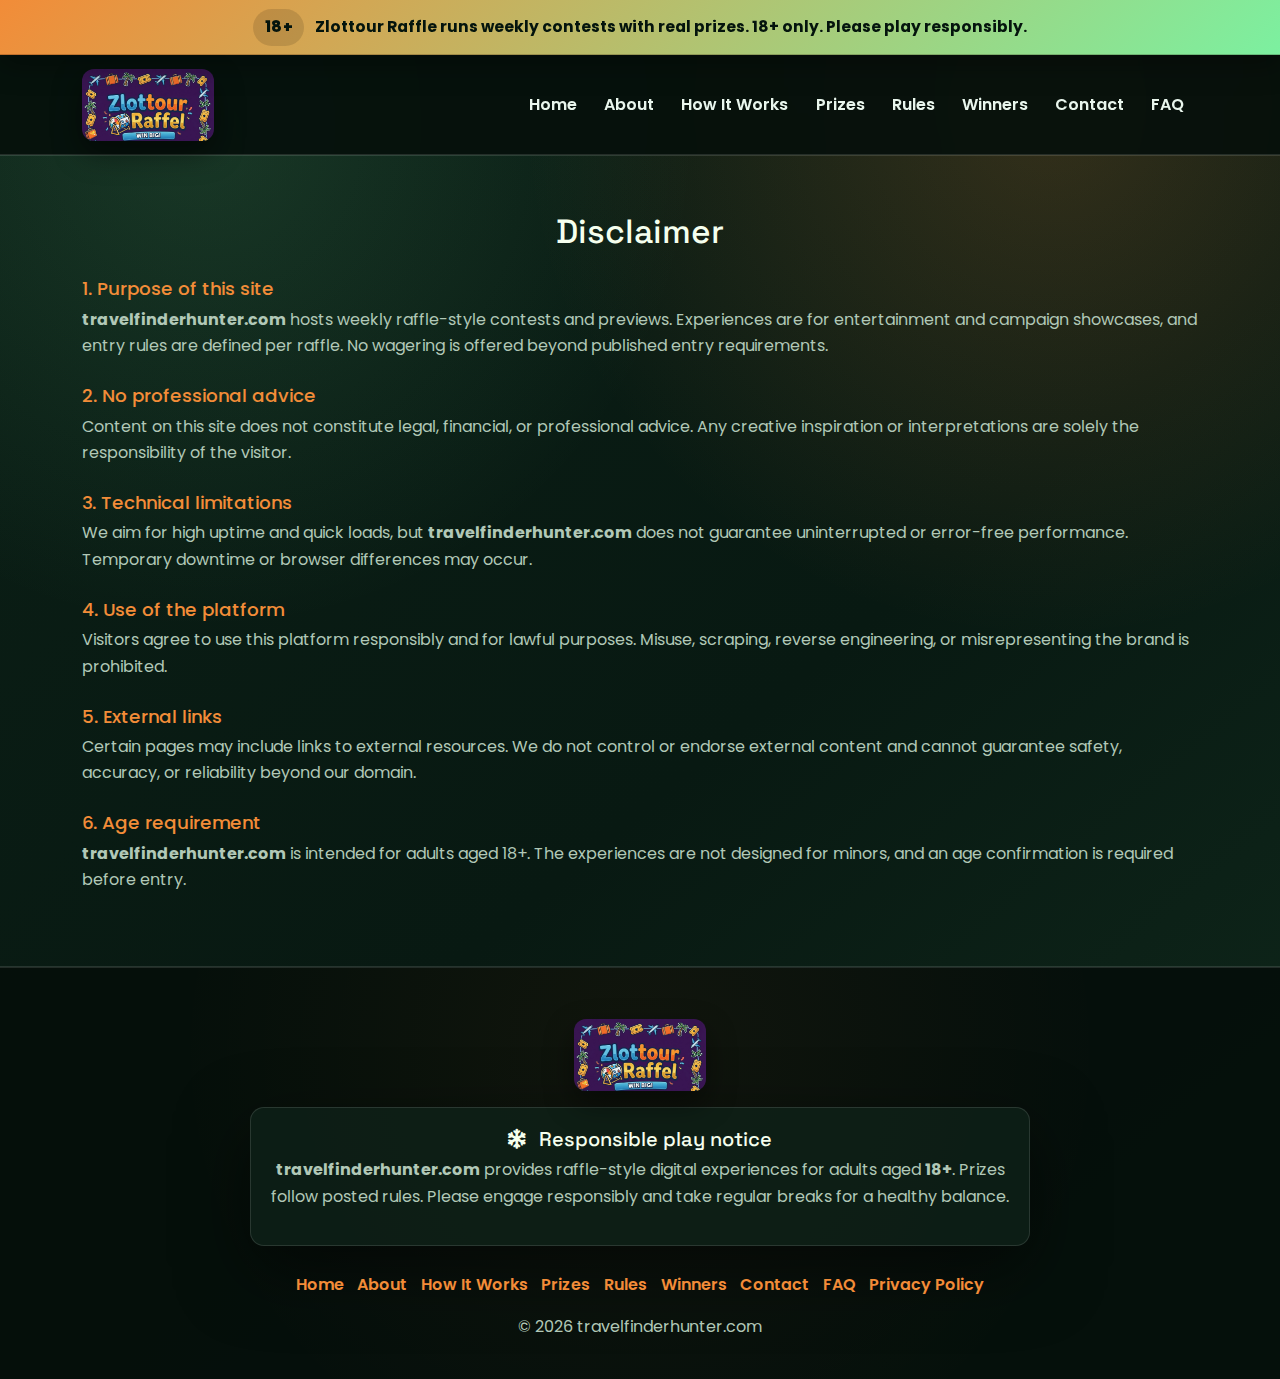
<file: disclaimer/index.html>
<!doctype html>
<html lang="en">
<head>
  <meta charset="utf-8">
  <meta name="viewport" content="width=device-width, initial-scale=1">
  <link rel="icon" type="image/x-icon" href="/favicon.ico">
  <title>Disclaimer - Zlottour Raffle</title>
  <meta name="description" content="Disclaimer for Zlottour Raffle: licensed raffle, $3,780 prize, 995 tickets at $10, draw Dec 26, 2025. 18+ with responsible play.">
  <link rel="preconnect" href="https://fonts.googleapis.com">
  <link rel="preconnect" href="https://fonts.gstatic.com" crossorigin>
  <link href="https://fonts.googleapis.com/css2?family=Poppins:wght@400;500;600;700&family=Space+Grotesk:wght@500;600;700&display=swap" rel="stylesheet">
  <link href="https://cdn.jsdelivr.net/npm/bootstrap@5.3.3/dist/css/bootstrap.min.css" rel="stylesheet">
  <link rel="stylesheet" href="https://cdnjs.cloudflare.com/ajax/libs/font-awesome/6.5.2/css/all.min.css">
  <style>
:root{
  --bg: #04130d;
  --panel: rgba(14,33,24,0.78);
  --panel-strong: rgba(18,44,32,0.9);
  --text: #e9f6ed;
  --muted: #b1c8b7;
  --heading: #f5ffee;
  --accent: #f28c38;
  --accent-2: #7cf0a0;
  --border: rgba(255,255,255,0.12);
  --radius: 14px;
  --font-heading: "Space Grotesk", "Inter", system-ui, sans-serif;
  --font-body: "Poppins", "Inter", system-ui, sans-serif;
  --shadow: 0 24px 70px rgba(0,0,0,0.55);
}

*{box-sizing:border-box}
body{
  margin:0;
  font-family:var(--font-body);
  background:
    radial-gradient(circle at 16% 10%, rgba(124,240,160,0.12), transparent 30%),
    radial-gradient(circle at 82% 8%, rgba(242,140,56,0.18), transparent 32%),
    linear-gradient(140deg, #071b12, #04150e 55%, #0c2518);
  color:var(--text);
  line-height:1.65;
  min-height:100vh;
  -webkit-font-smoothing:antialiased;
}
a{color:var(--accent-2); text-decoration:none; transition:color .18s, opacity .18s}
a:hover{color:var(--accent); opacity:0.9}
.link-accent{color:var(--accent); font-weight:700}
.link-accent:hover{color:var(--accent-2)}
img{max-width:100%; display:block}

.container{width:min(1140px, 100% - 2rem); margin:0 auto}

.notice-banner{
  background:linear-gradient(135deg, var(--accent), var(--accent-2));
  color:#04140d;
  padding:0.55rem 0;
  text-align:center;
  font-weight:700;
  border-bottom:1px solid rgba(0,0,0,0.2);
  box-shadow:0 10px 28px rgba(0,0,0,0.35);
  position:relative;
  z-index:70;
}
.banner-inner{
  display:flex;
  align-items:center;
  justify-content:center;
  gap:0.65rem;
  flex-wrap:wrap;
  font-size:0.97rem;
}
.banner-pill{
  background:rgba(0,0,0,0.12);
  color:#04140d;
  padding:0.35rem 0.7rem;
  border-radius:999px;
  font-weight:800;
  letter-spacing:0.5px;
}

.travelfinderhunter-com-nav{
  background:rgba(5,15,11,0.9);
  border-bottom:1px solid var(--border);
  backdrop-filter:blur(14px);
  position:sticky;
  top:0;
  z-index:60;
  padding:0.85rem 0;
}
.travelfinderhunter-com-nav .navbar-brand{
  display:flex;
  align-items:center;
  gap:0.65rem;
  padding:0;
}
.brand-logo{
  width:132px;
  height:auto;
  display:block;
  border-radius:12px;
  box-shadow:0 12px 30px rgba(0,0,0,0.45);
}
.travelfinderhunter-com-nav .nav-link{
  color:var(--text);
  font-weight:600;
  margin:0 0.35rem;
  padding:0.35rem 0.65rem;
  border-radius:10px;
  transition:background .15s, color .15s;
}
.travelfinderhunter-com-nav .nav-link.active,
.travelfinderhunter-com-nav .nav-link:hover{
  background:var(--panel);
  color:var(--accent);
}
.navbar-toggler{
  border:1px solid var(--border);
  color:var(--text);
}
.navbar-toggler:focus{box-shadow:0 0 0 3px rgba(124,240,160,0.2)}

.travelfinderhunter-com-btn{
  display:inline-flex;
  align-items:center;
  justify-content:center;
  gap:0.4rem;
  padding:0.78rem 1.6rem;
  border-radius:12px;
  font-weight:700;
  white-space:nowrap;
  border:1px solid transparent;
  cursor:pointer;
  transition:transform .16s ease, box-shadow .2s ease, background .2s ease, color .2s ease;
  text-decoration:none;
}
.travelfinderhunter-com-btn.primary{
  background:linear-gradient(135deg, var(--accent), var(--accent-2));
  color:#04130d;
  box-shadow:0 14px 36px rgba(0,0,0,0.4);
}
.travelfinderhunter-com-btn.primary:hover{transform:translateY(-2px)}
.travelfinderhunter-com-btn.ghost{
  background:var(--panel);
  border-color:var(--border);
  color:var(--text);
}
.travelfinderhunter-com-btn.ghost:hover{color:var(--accent)}

.eyebrow{
  text-transform:uppercase;
  letter-spacing:2px;
  font-size:0.78rem;
  color:var(--muted);
  margin:0 0 0.35rem;
}
.section-title{
  font-family:var(--font-heading);
  color:var(--heading);
  font-size:2.1rem;
  margin:0 0 0.45rem;
}
.section-sub{margin:0 0 1rem; color:var(--muted)}

.travelfinderhunter-com-hero{
  position:relative;
  padding:clamp(3rem, 6vw, 4.8rem) 0;
  overflow:hidden;
}
.travelfinderhunter-com-hero::before,
.travelfinderhunter-com-hero::after{
  content:"";
  position:absolute;
  width:420px; height:420px;
  border-radius:50%;
  filter:blur(120px);
  opacity:0.35;
  z-index:0;
}
.travelfinderhunter-com-hero::before{top:-120px; left:-60px; background:radial-gradient(circle, rgba(124,240,160,0.48), transparent 60%)}
.travelfinderhunter-com-hero::after{bottom:-140px; right:-20px; background:radial-gradient(circle, rgba(242,140,56,0.42), transparent 60%)}
.hero-inner{
  position:relative;
  z-index:1;
  display:grid;
  grid-template-columns:1fr;
  gap:1.6rem;
  text-align:center;
}
.hero-title{
  font-family:var(--font-heading);
  font-size:2.8rem;
  line-height:1.08;
  margin:0 0 0.6rem;
}
.hero-sub{
  color:var(--muted);
  margin:0 auto;
  max-width:780px;
}
.hero-cta{display:flex; justify-content:center; gap:0.8rem; flex-wrap:wrap; margin-top:1.1rem}
.hero-badges{
  display:flex;
  justify-content:center;
  gap:0.6rem;
  flex-wrap:wrap;
}
.pill{
  display:inline-flex;
  align-items:center;
  gap:0.35rem;
  padding:0.4rem 0.8rem;
  border-radius:999px;
  background:var(--panel);
  border:1px solid var(--border);
  color:var(--muted);
  font-weight:600;
  font-size:0.95rem;
}
.pill.accent{
  background:rgba(242,140,56,0.16);
  color:var(--accent);
  border-color:rgba(242,140,56,0.42);
}

.travelfinderhunter-com-disclaimer-card{padding:3rem 0}
.disclaimer-box{
  max-width:900px;
  margin:0 auto;
  background:var(--panel);
  border:1px solid var(--border);
  padding:1.4rem;
  border-radius:16px;
  text-align:center;
  box-shadow:var(--shadow);
}
.disclaimer-title{
  color:var(--heading);
  margin:0 0 0.35rem;
  font-family:var(--font-heading);
}
.disclaimer-heading{
  margin:0 0 0.4rem;
  color:var(--heading);
  font-family:var(--font-heading);
}
.disclaimer-text{color:var(--muted); margin:0 0 1rem}
.disclaimer-btn{
  background:var(--accent);
  color:#04130d;
  padding:0.6rem 1.25rem;
  border-radius:999px;
  font-weight:700;
  display:inline-block;
}
.disclaimer-btn:hover{background:var(--accent-2); color:#02150f}

.travelfinderhunter-com-play{
  padding:3.5rem 0;
  text-align:center;
}
.game-wrapper{
  margin:2rem auto;
  display:flex;
  justify-content:center;
}
.game-wrapper > .w-100{
  width:100%;
  max-width:920px;
  text-align:center;
}
.game-frame{
  position:relative;
  width:100%;
  max-width:920px;
  border-radius:14px;
  overflow:hidden;
  background:linear-gradient(160deg, rgba(242,140,56,0.18), rgba(124,240,160,0.12));
  border:1px solid var(--border);
  box-shadow:0 16px 40px rgba(0,0,0,0.45);
}
.game-frame::before{content:""; display:block; padding-top:56.25%;}
.game-frame iframe{
  position:absolute;
  inset:0;
  width:100%;
  height:100%;
  border:0;
}
.game-caption{
  margin-top:0.5rem;
  color:var(--muted);
  font-weight:600;
}

.travelfinderhunter-com-features{
  padding:3.5rem 0;
  background:rgba(255,255,255,0.01);
}
.feature-grid{
  display:grid;
  grid-template-columns:repeat(auto-fit, minmax(240px,1fr));
  gap:1rem;
  margin-top:1.6rem;
}
.feature-box{
  background:var(--panel);
  border:1px solid var(--border);
  padding:1.4rem;
  border-radius:12px;
  color:var(--text);
  transition:transform .16s, box-shadow .16s;
  box-shadow:var(--shadow);
}
.feature-box:hover{transform:translateY(-4px); box-shadow:0 18px 46px rgba(0,0,0,0.6)}
.feature-icon{font-size:1.9rem; color:var(--accent); margin-bottom:0.4rem}
.feature-box h4{margin:0 0 0.35rem; font-family:var(--font-heading)}
.feature-box p{margin:0; color:var(--muted)}

.travelfinderhunter-com-about{padding:3.8rem 0}
.about-grid{
  display:grid;
  grid-template-columns:1fr 1fr;
  gap:1.8rem;
  align-items:center;
}
.about-visual{
  background:linear-gradient(145deg, rgba(242,140,56,0.2), rgba(124,240,160,0.14));
  border:1px solid var(--border);
  border-radius:16px;
  padding:1.5rem;
  position:relative;
  box-shadow:var(--shadow);
  overflow:hidden;
}
.about-visual::after{
  content:"JH";
  position:absolute;
  right:14px;
  bottom:8px;
  font-size:3.6rem;
  font-weight:800;
  color:rgba(255,255,255,0.06);
  letter-spacing:3px;
}
.about-visual img{border-radius:12px; box-shadow:0 16px 36px rgba(0,0,0,0.55)}
.about-text p{color:var(--muted); margin:0 0 0.8rem}
.about-text .travelfinderhunter-com-btn{margin-top:0.4rem}

.travelfinderhunter-com-reviews{
  padding:3.5rem 0;
  text-align:center;
}
.reviews-grid{
  max-width:940px;
  margin:0 auto;
  display:grid;
  grid-template-columns:repeat(auto-fit, minmax(260px,1fr));
  gap:1rem;
}
.review-card{
  background:var(--panel);
  border:1px solid var(--border);
  padding:1.2rem;
  border-radius:12px;
  box-shadow:var(--shadow);
}
.review-text{font-style:italic; color:var(--text); margin:0 0 0.6rem}
.review-author{color:var(--accent); font-weight:700; margin:0}

.travelfinderhunter-com-contact{
  background:rgba(255,255,255,0.01);
  padding:4rem 0;
}
.contact-grid{
  display:grid;
  grid-template-columns:1fr 1fr;
  gap:1.6rem;
}
.contact-info{
  background:var(--panel);
  border:1px solid var(--border);
  border-radius:12px;
  padding:1.1rem;
  color:var(--text);
}
.contact-info p{margin:0.1rem 0; color:var(--muted)}
.contact-info strong{color:var(--text)}
.contact-form{
  background:var(--panel);
  border:1px solid var(--border);
  border-radius:12px;
  padding:1.1rem;
  display:flex;
  flex-direction:column;
  gap:0.9rem;
  box-shadow:var(--shadow);
}
.contact-form input,
.contact-form textarea{
  width:100%;
  padding:0.78rem 0.9rem;
  border-radius:10px;
  border:1px solid var(--border);
  background:rgba(255,255,255,0.03);
  color:var(--text);
  font-size:1rem;
  transition:border .16s, box-shadow .16s;
}
.contact-form input:focus,
.contact-form textarea:focus{
  outline:none;
  border-color:var(--accent-2);
  box-shadow:0 0 0 3px rgba(124,240,160,0.2);
}
.form-status{
  min-height:20px;
  color:var(--muted);
}
.form-status.success{color:#9ff2c0}
.form-status.error{color:#f28c38}

.travelfinderhunter-com-legal{
  background:rgba(255,255,255,0.02);
  border-top:1px solid var(--border);
  border-bottom:1px solid var(--border);
  padding:3.5rem 0;
}
.travelfinderhunter-com-legal .section-title{text-align:center}
.travelfinderhunter-com-legal .subheading{
  color:var(--accent);
  font-size:1.15rem;
  margin:1.6rem 0 0.4rem;
}
.travelfinderhunter-com-legal p{
  color:var(--muted);
  margin:0 0 1rem;
}

.travelfinderhunter-com-footer{
  background:rgba(5,15,11,0.94);
  color:var(--text);
  text-align:center;
  padding:3.2rem 1rem 2.4rem;
  border-top:1px solid var(--border);
  position:relative;
  overflow:hidden;
}
.travelfinderhunter-com-footer::before{
  content:"";
  position:absolute;
  inset:0;
  background:radial-gradient(circle at 50% 20%, rgba(242,140,56,0.05), transparent 65%);
  z-index:0;
}
.travelfinderhunter-com-footer .container{position:relative; z-index:1}
.footer-brand{
  display:flex;
  align-items:center;
  justify-content:center;
  gap:0.7rem;
  margin-bottom:1rem;
}
.footer-disclaimer{
  background:var(--panel);
  border:1px solid var(--border);
  color:var(--muted);
  max-width:780px;
  margin:0 auto 1.6rem;
  padding:1.2rem;
  border-radius:14px;
  box-shadow:var(--shadow);
}
.footer-links{
  display:flex;
  justify-content:center;
  gap:0.85rem;
  flex-wrap:wrap;
  padding:0;
  margin:0 0 1rem;
  list-style:none;
}
.footer-links a{
  color:var(--accent);
  font-weight:600;
}
.footer-links a:hover{color:var(--accent-2)}
.footer-copy{
  color:var(--muted);
  margin:0;
}

.travelfinderhunter-com-popup{
  position:fixed;
  inset:0;
  display:flex;
  align-items:center;
  justify-content:center;
  background:rgba(0,0,0,0.82);
  z-index:9999;
  opacity:0;
  visibility:hidden;
  transition:opacity .2s, visibility .2s;
  padding:1rem;
}
.travelfinderhunter-com-popup.active{opacity:1; visibility:visible}
.travelfinderhunter-com-popup .popup-inner{
  background:linear-gradient(160deg, rgba(5,15,11,0.96), rgba(5,15,11,0.98));
  border:1px solid var(--border);
  color:var(--text);
  padding:1.6rem;
  border-radius:14px;
  max-width:520px;
  text-align:center;
  box-shadow:var(--shadow);
}
.travelfinderhunter-com-popup h3{margin:0 0 0.4rem; color:var(--heading)}
.travelfinderhunter-com-popup p{margin:0 0 0.8rem; color:var(--muted)}
.popup-buttons{display:flex; justify-content:center; gap:0.6rem; flex-wrap:wrap}
.popup-buttons .exit{background:transparent; border:1px solid var(--border); color:var(--heading)}
.popup-buttons .exit:hover{background:var(--panel)}

.travelfinderhunter-com-scroll{
  position:fixed;
  right:22px;
  bottom:22px;
  width:44px;
  height:44px;
  border-radius:50%;
  border:none;
  background:var(--accent);
  color:#04130d;
  display:flex;
  align-items:center;
  justify-content:center;
  cursor:pointer;
  box-shadow:0 14px 34px rgba(0,0,0,0.55);
  opacity:0;
  visibility:hidden;
  transition:all .16s;
  z-index:90;
}
.travelfinderhunter-com-scroll.show{opacity:1; visibility:visible}
.travelfinderhunter-com-scroll:hover{background:var(--accent-2)}

.sr-only{
  position:absolute;
  width:1px;
  height:1px;
  padding:0;
  margin:-1px;
  overflow:hidden;
  clip:rect(0,0,0,0);
  border:0;
}

@media (max-width: 992px){
  .about-grid,
  .contact-grid{
    grid-template-columns:1fr;
  }
  .hero-title{font-size:2.4rem}
}
@media (max-width: 768px){
  .hero-title{font-size:2.05rem}
  .game-frame{max-width:100%}
  .travelfinderhunter-com-nav{padding:0.75rem 0}
}
@media (max-width: 576px){
  .hero-cta{flex-direction:column}
  .brand-logo{width:114px}
}

</style>
</head>
<body class="travelfinderhunter-com travelfinderhunter-com-k0m9">

<div class="notice-banner notice-banner-x3q2">
  <div class="container container-c4r1 banner-inner banner-inner-q5d2">
    <span class="banner-pill banner-pill-m7r6">18+</span>
    <span>Zlottour Raffle runs weekly contests with real prizes. 18+ only. Please play responsibly.</span>
  </div>
</div>

<nav class="navbar navbar-y5h7 navbar-expand-lg navbar-expand-lg-w7s2 travelfinderhunter-com-nav travelfinderhunter-com-nav-a7d0">
  <div class="container container-c4r1 d-flex d-flex-n1a5 align-items-center align-items-center-x8i9 justify-content-between justify-content-between-r0j8">
    <a class="navbar-brand navbar-brand-q2g5" href="/">
      <img class="brand-logo brand-logo-q6p5" src="../assets/img.png" alt="Zlottour Raffle logo">
      <span class="sr-only sr-only-o8m2">travelfinderhunter.com</span>
    </a>
    <button class="navbar-toggler navbar-toggler-b5h2" type="button" data-bs-toggle="collapse" data-bs-target="#navMenu" aria-controls="navMenu" aria-expanded="false" aria-label="Toggle navigation">
      <span class="navbar-toggler-icon navbar-toggler-icon-w0y0"><i class="fas fas-w9l2 fa-bars fa-bars-i3q8"></i></span>
    </button>

    <div class="collapse collapse-m1l9 navbar-collapse navbar-collapse-c1i9 justify-content-end justify-content-end-e5q5" id="navMenu">
      <ul class="navbar-nav navbar-nav-q3g6 mb-2 mb-2-q5j2 mb-lg-0 mb-lg-0-a7z2 align-items-lg-center align-items-lg-center-z3q4">
        <li class="nav-item nav-item-k5i6"><a class="nav-link nav-link-o0h9" href="/">Home</a></li>
        <li class="nav-item nav-item-k5i6"><a class="nav-link nav-link-o0h9" href="/#impact">About</a></li>
        <li class="nav-item nav-item-k5i6"><a class="nav-link nav-link-o0h9" href="/#how">How It Works</a></li>
        <li class="nav-item nav-item-k5i6"><a class="nav-link nav-link-o0h9" href="/prizes">Prizes</a></li>
        <li class="nav-item nav-item-k5i6"><a class="nav-link nav-link-o0h9" href="/rules">Rules</a></li>
        <li class="nav-item nav-item-k5i6"><a class="nav-link nav-link-o0h9" href="/#winners">Winners</a></li>
        <li class="nav-item nav-item-k5i6"><a class="nav-link nav-link-o0h9" href="/#contact">Contact</a></li>
        <li class="nav-item nav-item-k5i6"><a class="nav-link nav-link-o0h9" href="/faq">FAQ</a></li>
      </ul>
    </div>
  </div>
</nav>

<section id="disclaimer" class="travelfinderhunter-com-legal travelfinderhunter-com-legal-y9y4">
  <div class="container container-c4r1">
    <h2 class="section-title section-title-t6h0">Disclaimer</h2>

    <h3 class="subheading subheading-a2a2">1. Purpose of this site</h3>
    <p>
      <strong>travelfinderhunter.com</strong> hosts weekly raffle-style contests and previews. Experiences are for entertainment and campaign showcases, and entry rules are defined per raffle. No wagering is offered beyond published entry requirements.
    </p>

    <h3 class="subheading subheading-a2a2">2. No professional advice</h3>
    <p>
      Content on this site does not constitute legal, financial, or professional advice. Any creative inspiration or interpretations
      are solely the responsibility of the visitor.
    </p>

    <h3 class="subheading subheading-a2a2">3. Technical limitations</h3>
    <p>
      We aim for high uptime and quick loads, but <strong>travelfinderhunter.com</strong> does not guarantee uninterrupted or error-free
      performance. Temporary downtime or browser differences may occur.
    </p>

    <h3 class="subheading subheading-a2a2">4. Use of the platform</h3>
    <p>
      Visitors agree to use this platform responsibly and for lawful purposes. Misuse, scraping, reverse engineering, or misrepresenting
      the brand is prohibited.
    </p>

    <h3 class="subheading subheading-a2a2">5. External links</h3>
    <p>
      Certain pages may include links to external resources. We do not control or endorse external content and cannot guarantee safety,
      accuracy, or reliability beyond our domain.
    </p>

    <h3 class="subheading subheading-a2a2">6. Age requirement</h3>
    <p>
      <strong>travelfinderhunter.com</strong> is intended for adults aged 18+. The experiences are not designed for minors, and an age
      confirmation is required before entry.
    </p>
  </div>
</section>

<footer class="travelfinderhunter-com-footer travelfinderhunter-com-footer-v6m2">
  <div class="container container-c4r1">
    <div class="footer-brand footer-brand-f3e8">
      <img class="brand-logo brand-logo-q6p5" src="../assets/img.png" alt="Zlottour Raffle logo">
      <span class="sr-only sr-only-o8m2">travelfinderhunter.com</span>
    </div>

    <div class="footer-disclaimer footer-disclaimer-w3t2">
      <h5 class="disclaimer-heading disclaimer-heading-n1i4"><i class="fas fas-w9l2 fa-snowflake fa-snowflake-p3e7 me-2 me-2-j6x0"></i> Responsible play notice</h5>
      <p>
      <strong>travelfinderhunter.com</strong> provides raffle-style digital experiences for adults aged <strong>18+</strong>. Prizes follow posted rules. Please engage responsibly and take regular breaks for a healthy balance.
      </p>
    </div>

    <ul class="footer-links footer-links-x6i8">
      <li><a href="/">Home</a></li>
      <li><a href="/#impact">About</a></li>
      <li><a href="/#how">How It Works</a></li>
      <li><a href="/prizes">Prizes</a></li>
      <li><a href="/rules">Rules</a></li>
      <li><a href="/#winners">Winners</a></li>
      <li><a href="/#contact">Contact</a></li>
      <li><a href="/faq">FAQ</a></li>
      <li><a href="/privacy-policy">Privacy Policy</a></li>
    </ul>

    <p class="footer-copy footer-copy-s9t8">
      © <span data-year></span> travelfinderhunter.com
    </p>
  </div>
</footer>

<button id="hubScrollTop" class="travelfinderhunter-com-scroll travelfinderhunter-com-scroll-z6b7" aria-label="Scroll to top">
  <i class="fas fas-w9l2 fa-chevron-up fa-chevron-up-r7n6"></i>
</button>

<script src="https://cdn.jsdelivr.net/npm/bootstrap@5.3.3/dist/js/bootstrap.bundle.min.js"></script>
<script src="../assets/main.js" defer></script>
</body>
</html>
</file>
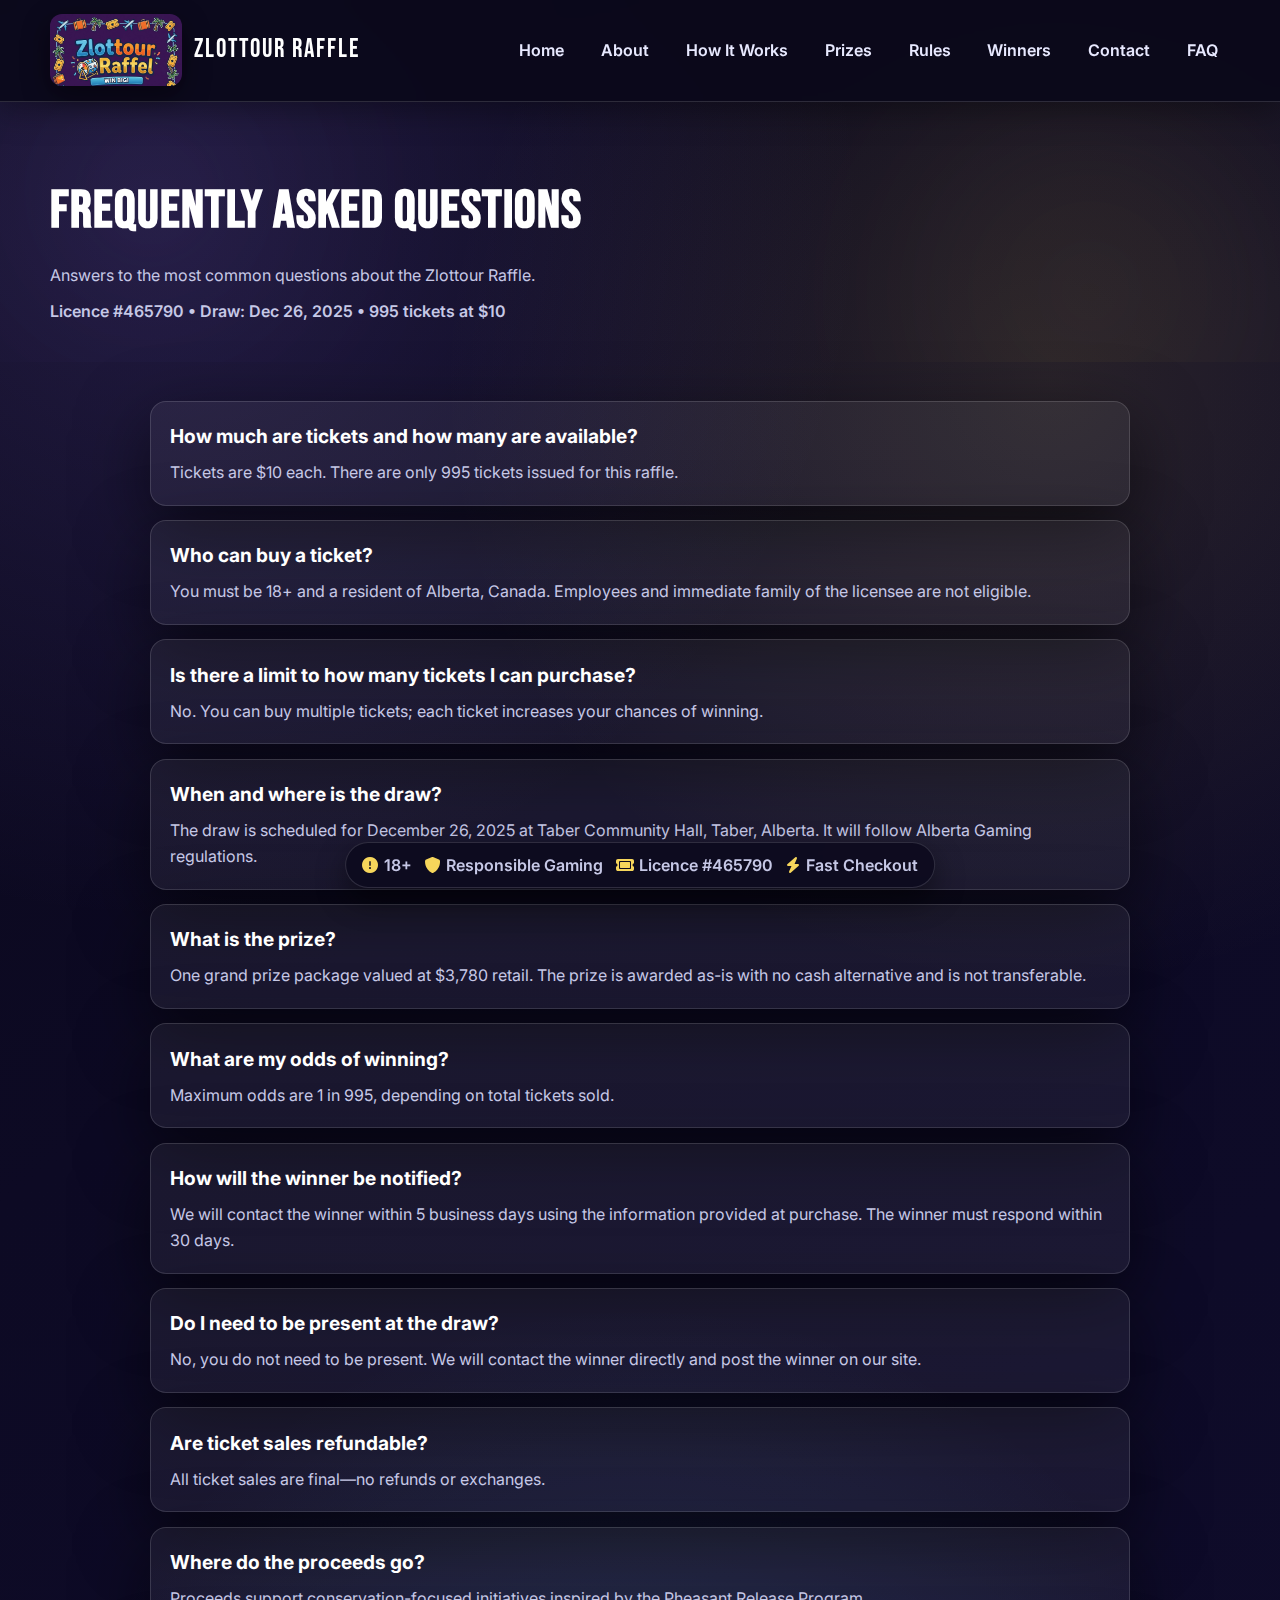
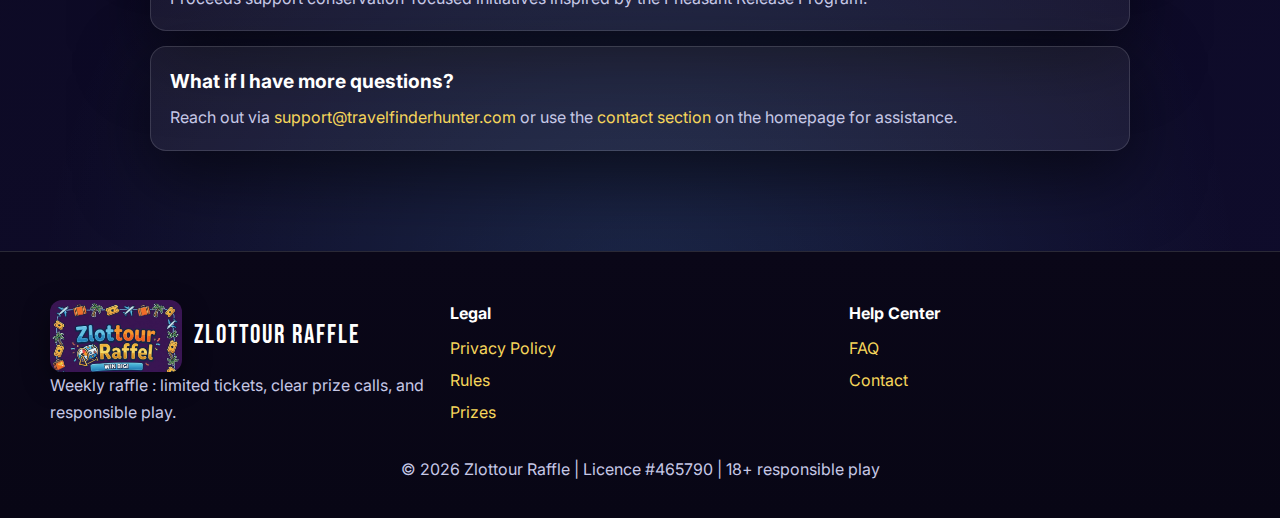
<file: faq/index.html>
<!doctype html>
<html lang="en">
<head>
  <meta charset="utf-8">
  <meta name="viewport" content="width=device-width, initial-scale=1">
  <link rel="icon" type="image/x-icon" href="/favicon.ico">
  <title>FAQ — Zlottour Raffle</title>
  <meta name="description" content="FAQ for Zlottour Raffle: $10 tickets (995 total), $3,780 prize, draw Dec 26, 2025, licence #465790. Eligibility, odds, notifications, refunds, and proceeds.">
  <link rel="preconnect" href="https://fonts.googleapis.com">
  <link rel="preconnect" href="https://fonts.gstatic.com" crossorigin>
  <link href="https://fonts.googleapis.com/css2?family=Inter:wght@400;500;600;700;800;900&family=Bebas+Neue&display=swap" rel="stylesheet">
  <link rel="stylesheet" href="https://cdnjs.cloudflare.com/ajax/libs/font-awesome/6.5.2/css/all.min.css">
  <style>
:root{
  --bg: #0d0b21;
  --panel: rgba(255,255,255,0.06);
  --panel-strong: rgba(255,255,255,0.1);
  --text: #e8e9ff;
  --muted: #c6c8e6;
  --heading: #ffffff;
  --accent: #f6d65b;
  --secondary: #9a7bff;
  --primary: #130f2e;
  --border: rgba(255,255,255,0.14);
  --radius: 16px;
  --shadow: 0 24px 70px rgba(0,0,0,0.55);
  --font-display: "Bebas Neue", "Inter", system-ui, sans-serif;
  --font-body: "Inter", system-ui, sans-serif;
}
*{box-sizing:border-box}
body{margin:0; font-family:var(--font-body); background:radial-gradient(circle at 12% 10%, rgba(154,123,255,0.16), transparent 32%),radial-gradient(circle at 82% 18%, rgba(246,214,91,0.12), transparent 30%),radial-gradient(circle at 50% 90%, rgba(108,205,255,0.14), transparent 30%),linear-gradient(145deg, #0a0819 0%, #0d0a24 40%, #0f0c2c 100%); color:var(--text); line-height:1.65; min-height:100vh; -webkit-font-smoothing:antialiased}
a{color:var(--accent); text-decoration:none; transition:color .18s ease, opacity .18s ease}
a:hover{color:var(--secondary); opacity:0.92}
.container{width:min(1180px, 100% - 2.4rem); margin:0 auto}

.topbar{position:sticky; top:0; z-index:80; background:rgba(10,8,25,0.9); backdrop-filter:blur(16px); border-bottom:1px solid var(--border); box-shadow:0 8px 30px rgba(0,0,0,0.35)}
.nav-wrap{display:flex; align-items:center; justify-content:space-between; gap:1rem; padding:0.9rem 0}
.brand{display:flex; align-items:center; gap:0.75rem}
.brand img{width:132px; border-radius:12px; box-shadow:0 10px 28px rgba(0,0,0,0.45)}
.brand-name{font-family:var(--font-display); letter-spacing:2px; font-size:1.6rem; color:var(--heading)}
.nav-links{display:flex; align-items:center; gap:0.8rem}
.nav-links a{color:var(--text); font-weight:600; padding:0.45rem 0.75rem; border-radius:12px; transition:background .15s ease, color .15s ease}
.nav-links a:hover{background:var(--panel); color:var(--accent)}
.nav-links .btn{padding:0.72rem 1rem}
.menu-toggle{display:none; background:var(--panel); border:1px solid var(--border); color:var(--text); padding:0.55rem 0.75rem; border-radius:12px}

.btn{display:inline-flex; align-items:center; justify-content:center; gap:0.45rem; padding:0.78rem 1.6rem; border-radius:12px; font-weight:700; border:1px solid transparent; cursor:pointer; transition:transform .16s ease, box-shadow .2s ease, background .2s ease, color .2s ease}
.btn{white-space:nowrap}
.btn.primary{background:linear-gradient(135deg, var(--secondary), var(--accent)); color:#0b0920; box-shadow:0 12px 36px rgba(0,0,0,0.35)}
.btn.primary:hover{transform:translateY(-2px)}
.btn.ghost{background:var(--panel); border-color:var(--border); color:var(--text)}
.btn.ghost:hover{color:var(--accent)}

.hero{position:relative; overflow:hidden; padding:clamp(2.6rem, 6vw, 4rem) 0 2.4rem}
.hero::before,.hero::after{content:""; position:absolute; width:420px; height:420px; border-radius:50%; filter:blur(120px); opacity:0.35; z-index:0}
.hero::before{top:-120px; left:-60px; background:radial-gradient(circle, rgba(154,123,255,0.45), transparent 60%)}
.hero::after{bottom:-140px; right:-20px; background:radial-gradient(circle, rgba(246,214,91,0.4), transparent 60%)}
.hero-inner{position:relative; z-index:1; display:grid; grid-template-columns:1fr; gap:0.4rem; text-align:left}
.hero-title{font-family:var(--font-display); font-size:clamp(2.3rem, 5vw, 3.4rem); letter-spacing:1px; margin:0 0 0.4rem; color:var(--heading)}
.hero-sub{color:var(--muted); margin:0 0 0.6rem; max-width:880px}
.meta{color:var(--muted); font-weight:600; margin:0}

.faq-section{padding:2.4rem 0; max-width:980px; margin:0 auto}
.faq-item{background:var(--panel); border:1px solid var(--border); border-radius:16px; padding:1.2rem; box-shadow:var(--shadow); margin-bottom:0.9rem}
.faq-item h3{margin:0 0 0.4rem; color:var(--heading); font-size:1.2rem}
.faq-item p{margin:0; color:var(--muted)}

.highlight{background:var(--panel-strong); border:1px solid var(--border); border-left:4px solid var(--accent); border-radius:14px; padding:1.2rem; box-shadow:var(--shadow); margin:1.2rem 0; color:var(--muted)}
.highlight strong{color:var(--heading)}

.footer{background:linear-gradient(180deg, #0a0718, #080615); border-top:1px solid var(--border); padding:3rem 0 2.2rem; margin-top:3rem}
.footer-grid{display:grid; grid-template-columns:repeat(auto-fit, minmax(240px, 1fr)); gap:1.2rem; margin-bottom:1.6rem}
.footer h4{margin:0 0 0.5rem; color:var(--heading)}
.footer p{margin:0; color:var(--muted)}
.footer ul{list-style:none; padding:0; margin:0}
.footer li{margin:0.35rem 0}
.footer-copy{text-align:center; color:var(--muted); margin:0}

.sticky-ribbon{position:fixed; bottom:12px; left:50%; transform:translateX(-50%); background:rgba(12,10,30,0.9); border:1px solid var(--border); border-radius:999px; padding:0.55rem 1rem; display:flex; align-items:center; gap:0.8rem; box-shadow:0 12px 30px rgba(0,0,0,0.45); backdrop-filter:blur(10px); z-index:60; flex-wrap:wrap}
.sticky-ribbon .item{display:flex; align-items:center; gap:0.35rem; color:var(--muted); font-weight:600}
.sticky-ribbon .item i{color:var(--accent)}

.scroll-top{position:fixed; right:18px; bottom:70px; width:46px; height:46px; border-radius:50%; border:none; background:var(--accent); color:#0b0920; display:flex; align-items:center; justify-content:center; cursor:pointer; box-shadow:0 14px 34px rgba(0,0,0,0.55); opacity:0; visibility:hidden; transition:all .16s; z-index:65}
.scroll-top.show{opacity:1; visibility:visible}
.scroll-top:hover{background:var(--secondary); color:#fff}

@media (max-width: 960px){
  .nav-links{position:absolute; left:0; right:0; top:100%; background:rgba(10,8,25,0.96); padding:0.8rem 1.2rem 1rem; flex-direction:column; align-items:flex-start; border-bottom:1px solid var(--border); display:none}
  .nav-links.open{display:flex}
  .menu-toggle{display:inline-flex}
}
@media (max-width: 720px){
  .brand img{width:112px}
  .sticky-ribbon{bottom:14px; border-radius:16px}
}
  </style>
</head>
<body class="Zlottour">
  <header class="topbar">
    <div class="container nav-wrap">
      <a class="brand" href="/">
        <img src="../assets/img.png" alt="Zlottour logo">
        <span class="brand-name">Zlottour Raffle</span>
      </a>
      <button class="menu-toggle" type="button" aria-label="Toggle menu" data-menu-toggle>
        <i class="fa-solid fa-bars"></i>
      </button>
      <nav class="nav-links" id="navMenu">
        <a href="/">Home</a>
        <a href="/#impact">About</a>
        <a href="/#how">How It Works</a>
        <a href="/prizes">Prizes</a>
        <a href="/rules">Rules</a>
        <a href="/#winners">Winners</a>
        <a href="/#contact">Contact</a>
        <a href="/faq">FAQ</a>
      </nav>
    </div>
  </header>

  <main>
    <section class="hero" id="faq">
      <div class="container hero-inner">
        <div>
          <h1 class="hero-title">Frequently Asked Questions</h1>
          <p class="hero-sub">Answers to the most common questions about the Zlottour Raffle.</p>
          <p class="meta">Licence #465790 • Draw: Dec 26, 2025 • 995 tickets at $10</p>
        </div>
      </div>
    </section>

    <section class="faq-section" aria-labelledby="faq-list">
      <div class="faq-item">
        <h3>How much are tickets and how many are available?</h3>
        <p>Tickets are $10 each. There are only 995 tickets issued for this raffle.</p>
      </div>

      <div class="faq-item">
        <h3>Who can buy a ticket?</h3>
        <p>You must be 18+ and a resident of Alberta, Canada. Employees and immediate family of the licensee are not eligible.</p>
      </div>

      <div class="faq-item">
        <h3>Is there a limit to how many tickets I can purchase?</h3>
        <p>No. You can buy multiple tickets; each ticket increases your chances of winning.</p>
      </div>

      <div class="faq-item">
        <h3>When and where is the draw?</h3>
        <p>The draw is scheduled for December 26, 2025 at Taber Community Hall, Taber, Alberta. It will follow Alberta Gaming regulations.</p>
      </div>

      <div class="faq-item">
        <h3>What is the prize?</h3>
        <p>One grand prize package valued at $3,780 retail. The prize is awarded as-is with no cash alternative and is not transferable.</p>
      </div>

      <div class="faq-item">
        <h3>What are my odds of winning?</h3>
        <p>Maximum odds are 1 in 995, depending on total tickets sold.</p>
      </div>

      <div class="faq-item">
        <h3>How will the winner be notified?</h3>
        <p>We will contact the winner within 5 business days using the information provided at purchase. The winner must respond within 30 days.</p>
      </div>

      <div class="faq-item">
        <h3>Do I need to be present at the draw?</h3>
        <p>No, you do not need to be present. We will contact the winner directly and post the winner on our site.</p>
      </div>

      <div class="faq-item">
        <h3>Are ticket sales refundable?</h3>
        <p>All ticket sales are final—no refunds or exchanges.</p>
      </div>

      <div class="faq-item">
        <h3>Where do the proceeds go?</h3>
        <p>Proceeds support conservation-focused initiatives inspired by the Pheasant Release Program.</p>
      </div>

      <div class="faq-item">
        <h3>What if I have more questions?</h3>
        <p>Reach out via <a href="mailto:support@travelfinderhunter.com">support@travelfinderhunter.com</a> or use the <a href="/#contact">contact section</a> on the homepage for assistance.</p>
      </div>
    </section>
  </main>

  <footer class="footer">
    <div class="container">
      <div class="footer-grid">
        <div>
          <div class="brand">
            <img src="../assets/img.png" alt="Zlottour logo">
            <span class="brand-name">Zlottour Raffle</span>
          </div>
          <p>Weekly raffle : limited tickets, clear prize calls, and responsible play.</p>
        </div>
        <div>
          <h4>Legal</h4>
          <ul>
            <li><a href="/privacy-policy">Privacy Policy</a></li>
            <li><a href="/rules">Rules</a></li>
            <li><a href="/prizes">Prizes</a></li>
          </ul>
        </div>
        <div>
          <h4>Help Center</h4>
          <ul>
            <li><a href="/faq">FAQ</a></li>
            <li><a href="/#contact">Contact</a></li>
          </ul>
        </div>
      </div>
      <p class="footer-copy">© <span data-year></span> Zlottour Raffle | Licence #465790 | 18+ responsible play</p>
    </div>
  </footer>

  <div class="sticky-ribbon">
    <div class="item"><i class="fa-solid fa-circle-exclamation"></i> 18+</div>
    <div class="item"><i class="fa-solid fa-shield"></i> Responsible Gaming</div>
    <div class="item"><i class="fa-solid fa-ticket"></i> Licence #465790</div>
    <div class="item"><i class="fa-solid fa-bolt"></i> Fast Checkout</div>
  </div>

  <button id="hubScrollTop" class="scroll-top" aria-label="Scroll to top">
    <i class="fa-solid fa-chevron-up"></i>
  </button>

  <script src="../assets/main.js" defer></script>
</body>
</html>
</file>
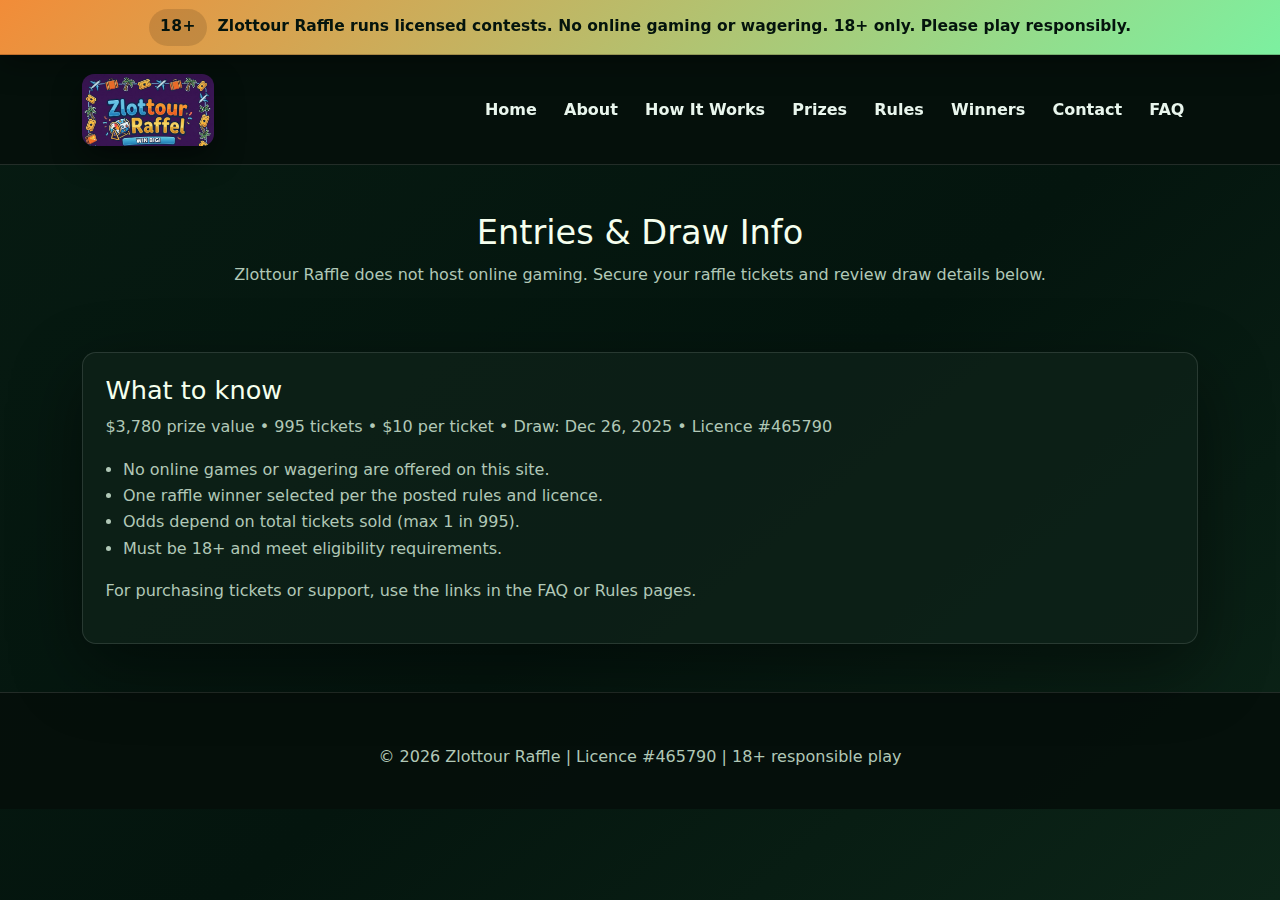
<file: play/index.html>
<!doctype html>
<html lang="en">
<head>
  <meta charset="utf-8">
  <meta name="viewport" content="width=device-width, initial-scale=1">
  <link rel="icon" type="image/x-icon" href="/favicon.ico">
  <title>Entries — Zlottour Raffle</title>
  <meta name="description" content="Zlottour Raffle entries and draw details. $3,780 prize, 995 tickets at $10, draw on Dec 26, 2025. No online games offered.">
  <link href="https://cdn.jsdelivr.net/npm/bootstrap@5.3.3/dist/css/bootstrap.min.css" rel="stylesheet">
  <link rel="stylesheet" href="https://cdnjs.cloudflare.com/ajax/libs/font-awesome/6.5.2/css/all.min.css">
  <style>
:root{
  --bg: #04130d;
  --panel: rgba(14,33,24,0.78);
  --panel-strong: rgba(18,44,32,0.9);
  --text: #e9f6ed;
  --muted: #b1c8b7;
  --heading: #f5ffee;
  --accent: #f28c38;
  --accent-2: #7cf0a0;
  --border: rgba(255,255,255,0.12);
  --radius: 14px;
  --font-heading: "Space Grotesk", "Inter", system-ui, sans-serif;
  --font-body: "Poppins", "Inter", system-ui, sans-serif;
  --shadow: 0 24px 70px rgba(0,0,0,0.45);
}
*{box-sizing:border-box}
body{margin:0; font-family:var(--font-body); background:linear-gradient(140deg, #071b12, #04150e 55%, #0c2518); color:var(--text); line-height:1.65; min-height:100vh; -webkit-font-smoothing:antialiased}
a{color:var(--accent-2); text-decoration:none; transition:color .18s, opacity .18s}
a:hover{color:var(--accent); opacity:0.9}
.container{width:min(1140px, 100% - 2rem); margin:0 auto}

.notice-banner{background:linear-gradient(135deg, var(--accent), var(--accent-2)); color:#04140d; padding:0.55rem 0; text-align:center; font-weight:700; border-bottom:1px solid rgba(0,0,0,0.2); box-shadow:0 10px 28px rgba(0,0,0,0.35); position:relative; z-index:70}
.banner-inner{display:flex; align-items:center; justify-content:center; gap:0.65rem; flex-wrap:wrap; font-size:0.97rem}
.banner-pill{background:rgba(0,0,0,0.12); color:#04140d; padding:0.35rem 0.7rem; border-radius:999px; font-weight:800; letter-spacing:0.5px}

.navbar{background:rgba(5,15,11,0.9); border-bottom:1px solid var(--border); backdrop-filter:blur(14px); position:sticky; top:0; z-index:60; padding:0.85rem 0}
.brand-logo{width:132px; height:auto; display:block; border-radius:12px; box-shadow:0 12px 30px rgba(0,0,0,0.45)}
.navbar .nav-link{color:var(--text); font-weight:600; margin:0 0.35rem; padding:0.35rem 0.65rem; border-radius:10px; transition:background .15s, color .15s}
.navbar .nav-link.active, .navbar .nav-link:hover{background:var(--panel); color:var(--accent)}

.hero{padding:3rem 0; text-align:center}
.section-title{font-family:var(--font-heading); color:var(--heading); font-size:2.1rem; margin:0 0 0.5rem}
.section-sub{margin:0 0 1rem; color:var(--muted)}
.card{background:var(--panel); border:1px solid var(--border); border-radius:14px; padding:1.4rem; box-shadow:var(--shadow); color:var(--text)}
.footer{background:rgba(5,15,11,0.94); color:var(--text); text-align:center; padding:3.2rem 1rem 2.4rem; border-top:1px solid var(--border)}
.footer-copy{color:var(--muted); margin:0}

@media (max-width: 768px){.brand-logo{width:114px}}
  </style>
</head>
<body class="travelfinderhunter-com">

<div class="notice-banner">
  <div class="container banner-inner">
    <span class="banner-pill">18+</span>
    <span>Zlottour Raffle runs licensed contests. No online gaming or wagering. 18+ only. Please play responsibly.</span>
  </div>
</div>

<nav class="navbar navbar-expand-lg">
  <div class="container d-flex align-items-center justify-content-between">
    <a class="navbar-brand" href="/">
      <img class="brand-logo" src="../assets/img.png" alt="Zlottour Raffle logo">
      <span class="sr-only">travelfinderhunter.com</span>
    </a>
    <button class="navbar-toggler" type="button" data-bs-toggle="collapse" data-bs-target="#navMenu" aria-controls="navMenu" aria-expanded="false" aria-label="Toggle navigation">
      <span class="navbar-toggler-icon"><i class="fas fa-bars"></i></span>
    </button>

    <div class="collapse navbar-collapse justify-content-end" id="navMenu">
      <ul class="navbar-nav mb-2 mb-lg-0 align-items-lg-center">
        <li class="nav-item"><a class="nav-link" href="/">Home</a></li>
        <li class="nav-item"><a class="nav-link" href="/#impact">About</a></li>
        <li class="nav-item"><a class="nav-link" href="/#how">How It Works</a></li>
        <li class="nav-item"><a class="nav-link" href="/prizes">Prizes</a></li>
        <li class="nav-item"><a class="nav-link" href="/rules">Rules</a></li>
        <li class="nav-item"><a class="nav-link" href="/#winners">Winners</a></li>
        <li class="nav-item"><a class="nav-link" href="/#contact">Contact</a></li>
        <li class="nav-item"><a class="nav-link" href="/faq">FAQ</a></li>
      </ul>
    </div>
  </div>
</nav>

<main>
  <section class="hero">
    <div class="container">
      <h1 class="section-title">Entries & Draw Info</h1>
      <p class="section-sub">Zlottour Raffle does not host online gaming. Secure your raffle tickets and review draw details below.</p>
    </div>
  </section>

  <section class="pb-5">
    <div class="container">
      <div class="card">
        <h2 class="section-title" style="font-size:1.6rem">What to know</h2>
        <p class="section-sub">$3,780 prize value • 995 tickets • $10 per ticket • Draw: Dec 26, 2025 • Licence #465790</p>
        <ul style="color:var(--muted); padding-left:1.1rem; margin:0">
          <li>No online games or wagering are offered on this site.</li>
          <li>One raffle winner selected per the posted rules and licence.</li>
          <li>Odds depend on total tickets sold (max 1 in 995).</li>
          <li>Must be 18+ and meet eligibility requirements.</li>
        </ul>
        <p style="margin-top:1rem; color:var(--muted)">For purchasing tickets or support, use the links in the FAQ or Rules pages.</p>
      </div>
    </div>
  </section>
</main>

<footer class="footer">
  <div class="container">
    <p class="footer-copy">© <span data-year></span> Zlottour Raffle | Licence #465790 | 18+ responsible play</p>
  </div>
</footer>

<script src="https://cdn.jsdelivr.net/npm/bootstrap@5.3.3/dist/js/bootstrap.bundle.min.js"></script>
<script src="../assets/main.js" defer></script>
</body>
</html>
</file>
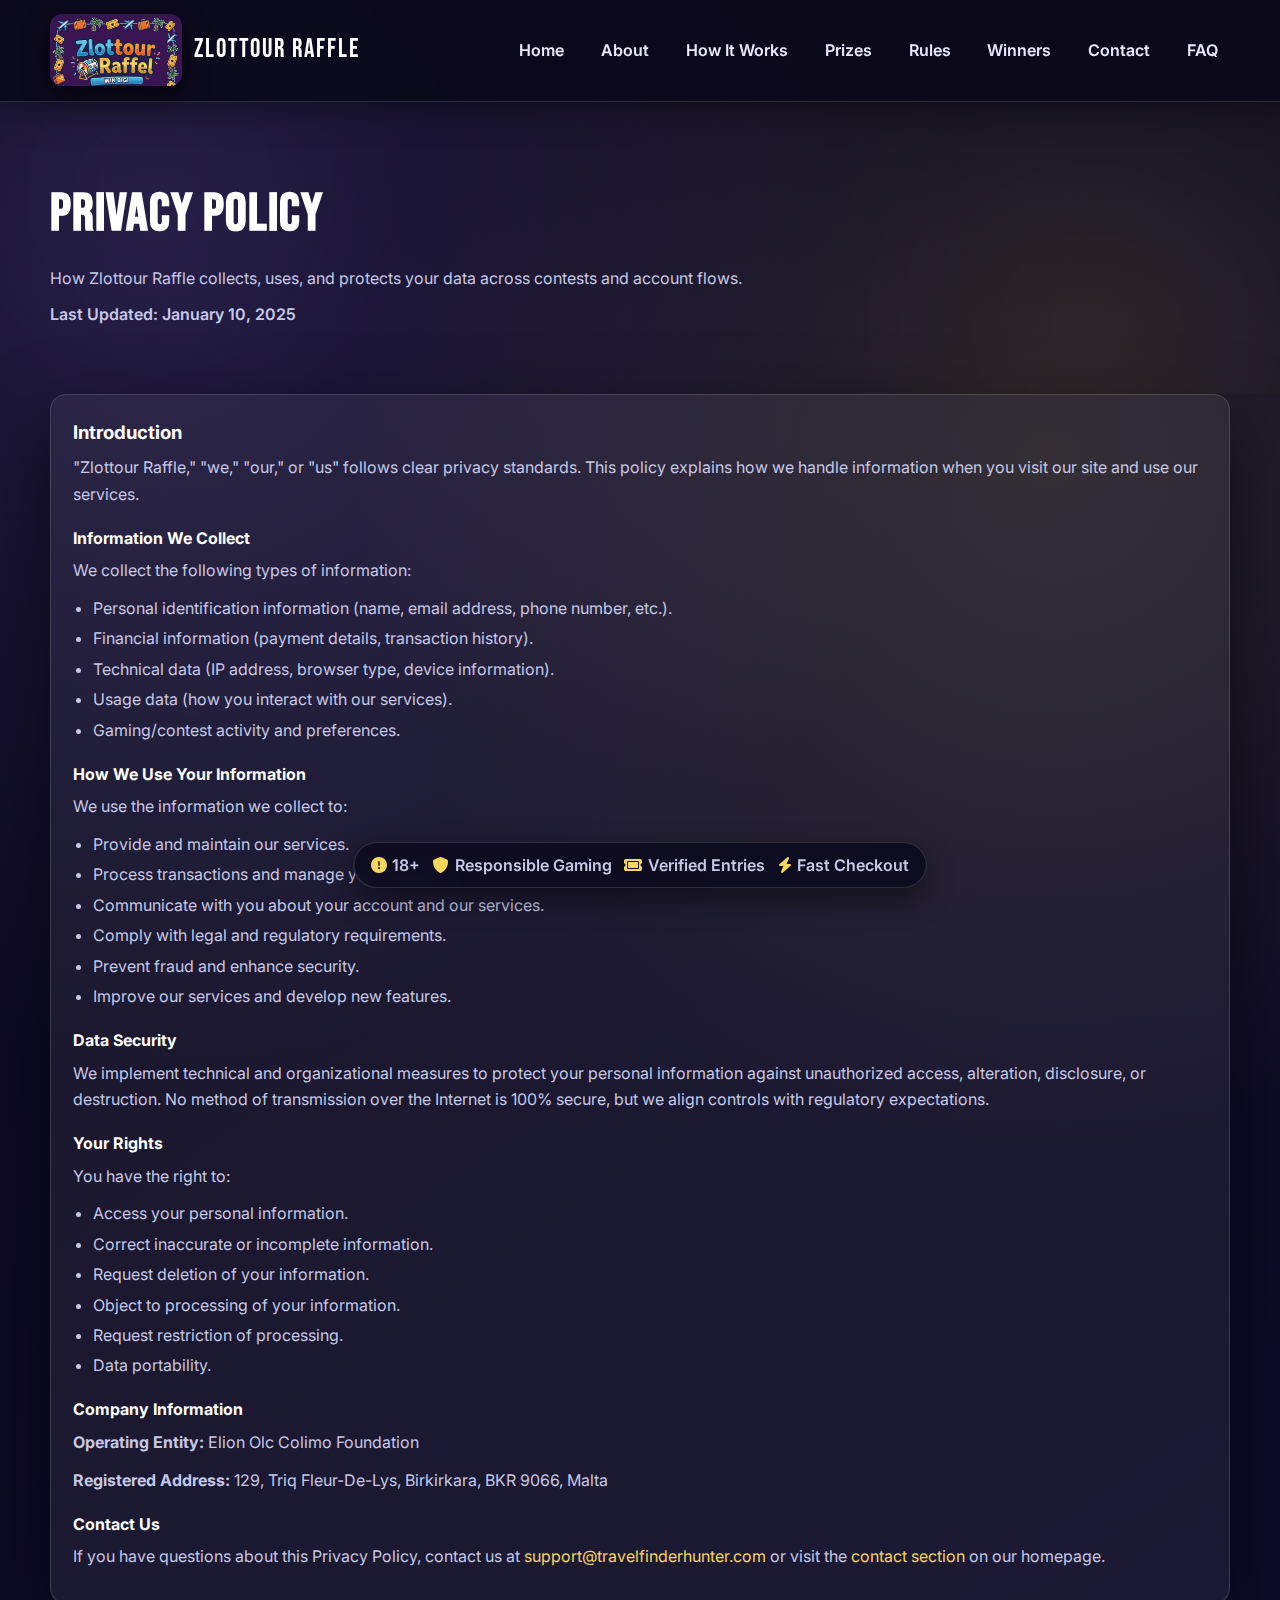
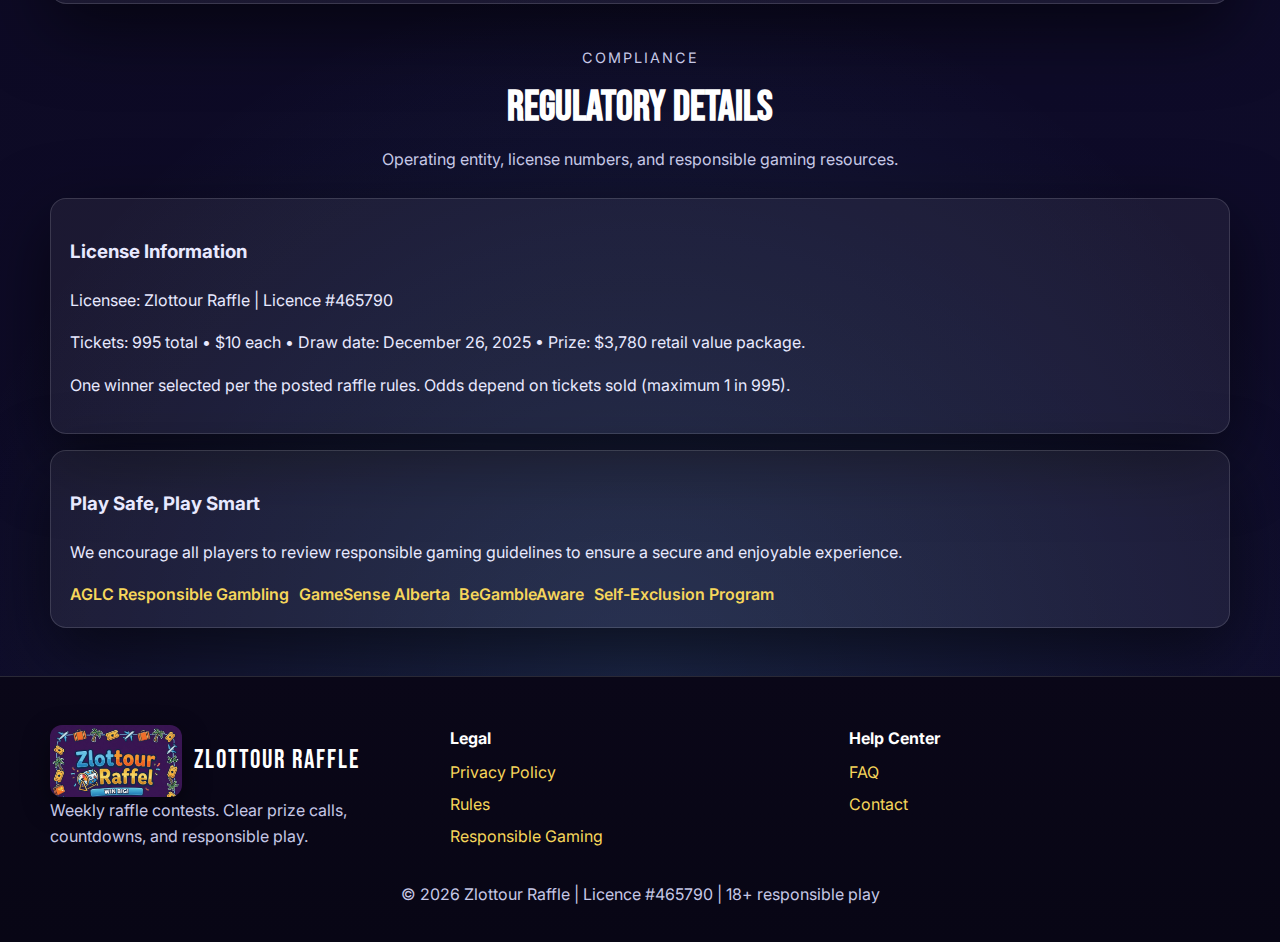
<file: privacy-policy/index.html>
<!doctype html>
<html lang="en">
<head>
  <meta charset="utf-8">
  <meta name="viewport" content="width=device-width, initial-scale=1">
  <link rel="icon" type="image/x-icon" href="/favicon.ico">
  <title>Privacy Policy — Zlottour Raffle</title>
  <meta name="description" content="Privacy Policy for Zlottour Raffle: how we collect, use, and protect data for licensed raffles ($3,780 prize, 995 tickets at $10, draw Dec 26, 2025).">
  <link rel="preconnect" href="https://fonts.googleapis.com">
  <link rel="preconnect" href="https://fonts.gstatic.com" crossorigin>
  <link href="https://fonts.googleapis.com/css2?family=Inter:wght@400;500;600;700;800;900&family=Bebas+Neue&display=swap" rel="stylesheet">
  <link rel="stylesheet" href="https://cdnjs.cloudflare.com/ajax/libs/font-awesome/6.5.2/css/all.min.css">
  <style>
:root{
  --bg: #0d0b21;
  --panel: rgba(255,255,255,0.06);
  --panel-strong: rgba(255,255,255,0.1);
  --text: #e8e9ff;
  --muted: #c6c8e6;
  --heading: #ffffff;
  --accent: #f6d65b;
  --secondary: #9a7bff;
  --primary: #130f2e;
  --border: rgba(255,255,255,0.14);
  --radius: 16px;
  --shadow: 0 24px 70px rgba(0,0,0,0.55);
  --font-display: "Bebas Neue", "Inter", system-ui, sans-serif;
  --font-body: "Inter", system-ui, sans-serif;
}
*{box-sizing:border-box}
body{
  margin:0;
  font-family:var(--font-body);
  background:
    radial-gradient(circle at 12% 10%, rgba(154,123,255,0.16), transparent 32%),
    radial-gradient(circle at 82% 18%, rgba(246,214,91,0.12), transparent 30%),
    radial-gradient(circle at 50% 90%, rgba(108,205,255,0.14), transparent 30%),
    linear-gradient(145deg, #0a0819 0%, #0d0a24 40%, #0f0c2c 100%);
  color:var(--text);
  line-height:1.65;
  min-height:100vh;
  -webkit-font-smoothing:antialiased;
}
a{color:var(--accent); text-decoration:none; transition:color .18s ease, opacity .18s ease}
a:hover{color:var(--secondary); opacity:0.92}
img{max-width:100%; display:block}

.container{width:min(1180px, 100% - 2.4rem); margin:0 auto}

.topbar{position:sticky; top:0; z-index:80; background:rgba(10,8,25,0.9); backdrop-filter:blur(16px); border-bottom:1px solid var(--border); box-shadow:0 8px 30px rgba(0,0,0,0.35)}
.nav-wrap{display:flex; align-items:center; justify-content:space-between; gap:1rem; padding:0.9rem 0}
.brand{display:flex; align-items:center; gap:0.75rem}
.brand img{width:132px; border-radius:12px; box-shadow:0 10px 28px rgba(0,0,0,0.45)}
.brand-name{font-family:var(--font-display); letter-spacing:2px; font-size:1.6rem; color:var(--heading)}
.nav-links{display:flex; align-items:center; gap:0.8rem}
.nav-links a{color:var(--text); font-weight:600; padding:0.45rem 0.75rem; border-radius:12px; transition:background .15s ease, color .15s ease}
.nav-links a:hover{background:var(--panel); color:var(--accent)}
.nav-links .btn{padding:0.72rem 1rem}
.menu-toggle{display:none; background:var(--panel); border:1px solid var(--border); color:var(--text); padding:0.55rem 0.75rem; border-radius:12px}

.btn{display:inline-flex; align-items:center; justify-content:center; gap:0.45rem; padding:0.78rem 1.6rem; border-radius:12px; font-weight:700; border:1px solid transparent; cursor:pointer; transition:transform .16s ease, box-shadow .2s ease, background .2s ease, color .2s ease; white-space:nowrap}
.btn.primary{background:linear-gradient(135deg, var(--secondary), var(--accent)); color:#0b0920; box-shadow:0 12px 36px rgba(0,0,0,0.35)}
.btn.primary:hover{transform:translateY(-2px)}
.btn.ghost{background:var(--panel); border-color:var(--border); color:var(--text)}
.btn.ghost:hover{color:var(--accent)}

.hero{position:relative; overflow:hidden; padding:clamp(2.5rem, 6vw, 4.2rem) 0}
.hero::before,.hero::after{content:""; position:absolute; width:420px; height:420px; border-radius:50%; filter:blur(120px); opacity:0.35; z-index:0}
.hero::before{top:-120px; left:-60px; background:radial-gradient(circle, rgba(154,123,255,0.45), transparent 60%)}
.hero::after{bottom:-140px; right:-20px; background:radial-gradient(circle, rgba(246,214,91,0.4), transparent 60%)}
.hero-inner{position:relative; z-index:1; display:grid; grid-template-columns:1fr; gap:1rem; text-align:left}
.hero-title{font-family:var(--font-display); font-size:clamp(2.1rem, 5vw, 3.4rem); letter-spacing:1px; margin:0 0 0.4rem; color:var(--heading)}
.hero-sub{color:var(--muted); margin:0 0 0.6rem; max-width:840px}
.meta{color:var(--muted); font-weight:600; margin:0}

.card{background:var(--panel); border:1px solid var(--border); border-radius:16px; padding:1.4rem; box-shadow:var(--shadow); margin-bottom:1rem}
.card h3{margin:0 0 0.35rem; color:var(--heading)}
.card h4{margin:1.1rem 0 0.4rem; color:var(--heading)}
.card p{margin:0 0 0.7rem; color:var(--muted)}
.card ul{margin:0 0 0.6rem; padding-left:1.2rem; color:var(--muted)}
.card li{margin:0.25rem 0}

.section-head{text-align:center; margin:2.6rem 0 1.6rem}
.section-eyebrow{text-transform:uppercase; letter-spacing:2px; color:var(--muted); margin:0; font-size:0.9rem}
.section-title{font-family:var(--font-display); font-size:clamp(1.9rem, 4vw, 2.6rem); color:var(--heading); margin:0.25rem 0}
.section-sub{margin:0; color:var(--muted)}

.reg-card{background:var(--panel); border:1px solid var(--border); border-radius:16px; padding:1.2rem; box-shadow:var(--shadow); margin-bottom:1rem}
.res-links{display:flex; flex-wrap:wrap; gap:0.6rem; padding:0; margin:0; list-style:none}
.res-links a{color:var(--accent); font-weight:600}
.res-links a:hover{color:var(--secondary)}

.footer{background:linear-gradient(180deg, #0a0718, #080615); border-top:1px solid var(--border); padding:3rem 0 2.2rem; margin-top:3rem}
.footer-grid{display:grid; grid-template-columns:repeat(auto-fit, minmax(240px, 1fr)); gap:1.2rem; margin-bottom:1.6rem}
.footer h4{margin:0 0 0.5rem; color:var(--heading)}
.footer p{margin:0; color:var(--muted)}
.footer ul{list-style:none; padding:0; margin:0}
.footer li{margin:0.35rem 0}
.footer-copy{text-align:center; color:var(--muted); margin:0}

.sticky-ribbon{position:fixed; bottom:12px; left:50%; transform:translateX(-50%); background:rgba(12,10,30,0.9); border:1px solid var(--border); border-radius:999px; padding:0.55rem 1rem; display:flex; align-items:center; gap:0.8rem; box-shadow:0 12px 30px rgba(0,0,0,0.45); backdrop-filter:blur(10px); z-index:60; flex-wrap:wrap}
.sticky-ribbon .item{display:flex; align-items:center; gap:0.35rem; color:var(--muted); font-weight:600}
.sticky-ribbon .item i{color:var(--accent)}

.scroll-top{position:fixed; right:18px; bottom:70px; width:46px; height:46px; border-radius:50%; border:none; background:var(--accent); color:#0b0920; display:flex; align-items:center; justify-content:center; cursor:pointer; box-shadow:0 14px 34px rgba(0,0,0,0.55); opacity:0; visibility:hidden; transition:all .16s; z-index:65}
.scroll-top.show{opacity:1; visibility:visible}
.scroll-top:hover{background:var(--secondary); color:#fff}

@media (max-width: 960px){
  .nav-links{position:absolute; left:0; right:0; top:100%; background:rgba(10,8,25,0.96); padding:0.8rem 1.2rem 1rem; flex-direction:column; align-items:flex-start; border-bottom:1px solid var(--border); display:none}
  .nav-links.open{display:flex}
  .menu-toggle{display:inline-flex}
}
@media (max-width: 720px){
  .brand img{width:112px}
  .sticky-ribbon{bottom:14px; border-radius:16px}
}
  </style>
</head>
<body class="Zlottour">
  <header class="topbar">
    <div class="container nav-wrap">
      <a class="brand" href="/">
        <img src="../assets/img.png" alt="Zlottour logo">
        <span class="brand-name">Zlottour Raffle</span>
      </a>
      <button class="menu-toggle" type="button" aria-label="Toggle menu" data-menu-toggle>
        <i class="fa-solid fa-bars"></i>
      </button>
      <nav class="nav-links" id="navMenu">
        <a href="/">Home</a>
        <a href="/#impact">About</a>
        <a href="/#how">How It Works</a>
        <a href="/prizes">Prizes</a>
        <a href="/rules">Rules</a>
        <a href="/#winners">Winners</a>
        <a href="/#contact">Contact</a>
        <a href="/faq">FAQ</a>
      </nav>
    </div>
  </header>

  <main>
    <section class="hero" id="privacy">
      <div class="container hero-inner">
        <div>
          <h1 class="hero-title">Privacy Policy</h1>
          <p class="hero-sub">How Zlottour Raffle collects, uses, and protects your data across contests and account flows.</p>
          <p class="meta">Last Updated: January 10, 2025</p>
        </div>
      </div>
    </section>

    <section class="container" aria-labelledby="privacy-content">
      <div class="card" id="privacy-content">
        <h3>Introduction</h3>
        <p>"Zlottour Raffle," "we," "our," or "us" follows clear privacy standards. This policy explains how we handle information when you visit our site and use our services.</p>

        <h4>Information We Collect</h4>
        <p>We collect the following types of information:</p>
        <ul>
          <li>Personal identification information (name, email address, phone number, etc.).</li>
          <li>Financial information (payment details, transaction history).</li>
          <li>Technical data (IP address, browser type, device information).</li>
          <li>Usage data (how you interact with our services).</li>
          <li>Gaming/contest activity and preferences.</li>
        </ul>

        <h4>How We Use Your Information</h4>
        <p>We use the information we collect to:</p>
        <ul>
          <li>Provide and maintain our services.</li>
          <li>Process transactions and manage your account.</li>
          <li>Communicate with you about your account and our services.</li>
          <li>Comply with legal and regulatory requirements.</li>
          <li>Prevent fraud and enhance security.</li>
          <li>Improve our services and develop new features.</li>
        </ul>

        <h4>Data Security</h4>
        <p>We implement technical and organizational measures to protect your personal information against unauthorized access, alteration, disclosure, or destruction. No method of transmission over the Internet is 100% secure, but we align controls with regulatory expectations.</p>

        <h4>Your Rights</h4>
        <p>You have the right to:</p>
        <ul>
          <li>Access your personal information.</li>
          <li>Correct inaccurate or incomplete information.</li>
          <li>Request deletion of your information.</li>
          <li>Object to processing of your information.</li>
          <li>Request restriction of processing.</li>
          <li>Data portability.</li>
        </ul>

        <h4>Company Information</h4>
        <p><strong>Operating Entity:</strong> Elion Olc Colimo Foundation</p>
        <p><strong>Registered Address:</strong> 129, Triq Fleur-De-Lys, Birkirkara, BKR 9066, Malta</p>

        <h4>Contact Us</h4>
        <p>If you have questions about this Privacy Policy, contact us at <a href="mailto:support@travelfinderhunter.com">support@travelfinderhunter.com</a> or visit the <a href="/#contact">contact section</a> on our homepage.</p>
      </div>
    </section>

    <section class="container" aria-labelledby="reg-head">
      <div class="section-head">
        <p class="section-eyebrow">Compliance</p>
        <h2 class="section-title" id="reg-head">Regulatory Details</h2>
        <p class="section-sub">Operating entity, license numbers, and responsible gaming resources.</p>
      </div>
      <div class="reg-card">
        <h3>License Information</h3>
        <p>Licensee: Zlottour Raffle | Licence #465790</p>
        <p>Tickets: 995 total • $10 each • Draw date: December 26, 2025 • Prize: $3,780 retail value package.</p>
        <p>One winner selected per the posted raffle rules. Odds depend on tickets sold (maximum 1 in 995).</p>
      </div>
      <div class="reg-card">
        <h3>Play Safe, Play Smart</h3>
        <p>We encourage all players to review responsible gaming guidelines to ensure a secure and enjoyable experience.</p>
        <ul class="res-links">
          <li><a href="https://aglc.ca/gaming/responsible-gambling" target="_blank" rel="noopener noreferrer">AGLC Responsible Gambling</a></li>
          <li><a href="https://gamesenseab.ca/" target="_blank" rel="noopener noreferrer">GameSense Alberta</a></li>
          <li><a href="https://www.gambleaware.org/" target="_blank" rel="noopener noreferrer">BeGambleAware</a></li>
          <li><a href="https://selfexclusion.ca/" target="_blank" rel="noopener noreferrer">Self-Exclusion Program</a></li>
        </ul>
      </div>
    </section>
  </main>

  <footer class="footer">
    <div class="container">
      <div class="footer-grid">
        <div>
          <div class="brand">
            <img src="../assets/img.png" alt="Zlottour logo">
            <span class="brand-name">Zlottour Raffle</span>
          </div>
          <p>Weekly raffle contests. Clear prize calls, countdowns, and responsible play.</p>
        </div>
        <div>
          <h4>Legal</h4>
          <ul>
            <li><a href="/privacy-policy">Privacy Policy</a></li>
            <li><a href="/rules">Rules</a></li>
            <li><a href="/#responsible">Responsible Gaming</a></li>
          </ul>
        </div>
        <div>
          <h4>Help Center</h4>
          <ul>
            <li><a href="/faq">FAQ</a></li>
            <li><a href="/#contact">Contact</a></li>
          </ul>
        </div>
      </div>
      <p class="footer-copy">© <span data-year></span> Zlottour Raffle | Licence #465790 | 18+ responsible play</p>
    </div>
  </footer>

  <div class="sticky-ribbon">
    <div class="item"><i class="fa-solid fa-circle-exclamation"></i> 18+</div>
    <div class="item"><i class="fa-solid fa-shield"></i> Responsible Gaming</div>
    <div class="item"><i class="fa-solid fa-ticket"></i> Verified Entries</div>
    <div class="item"><i class="fa-solid fa-bolt"></i> Fast Checkout</div>
  </div>

  <button id="hubScrollTop" class="scroll-top" aria-label="Scroll to top">
    <i class="fa-solid fa-chevron-up"></i>
  </button>

  <script src="../assets/main.js" defer></script>
</body>
</html>
</file>
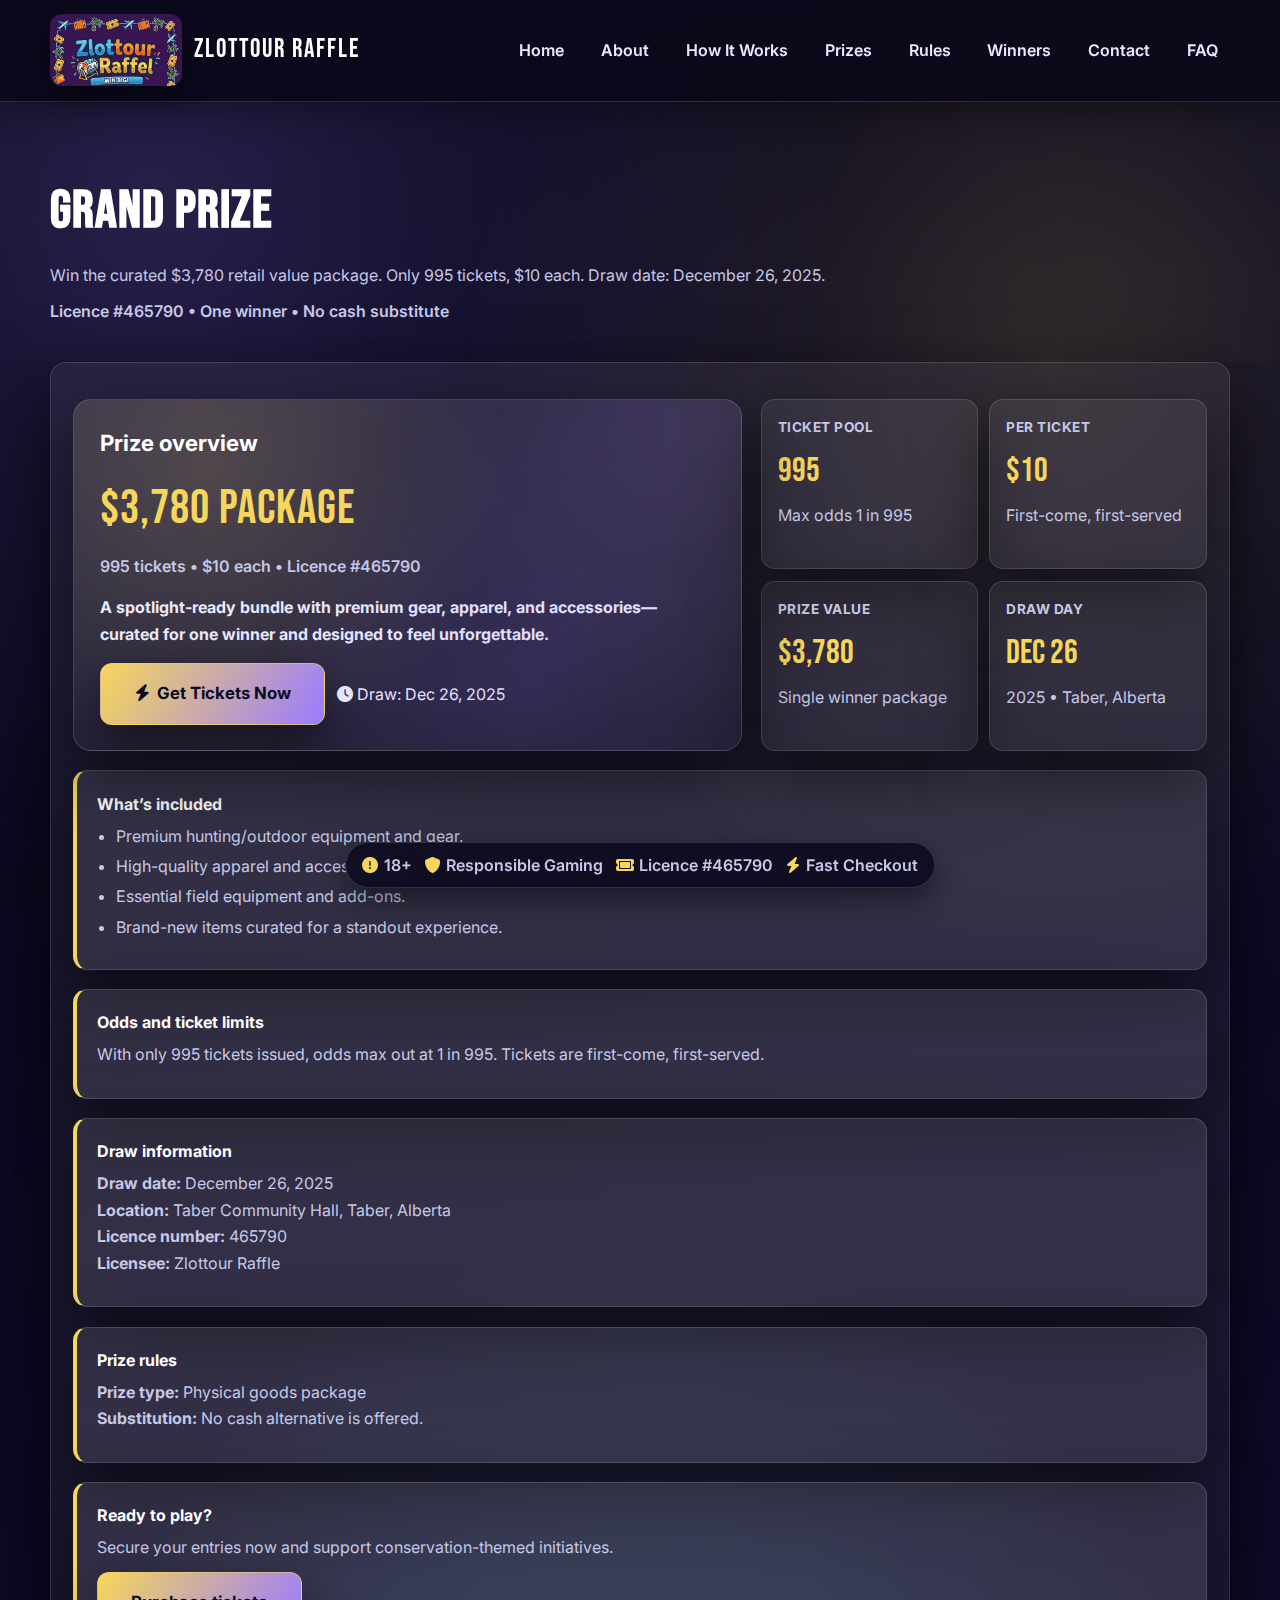
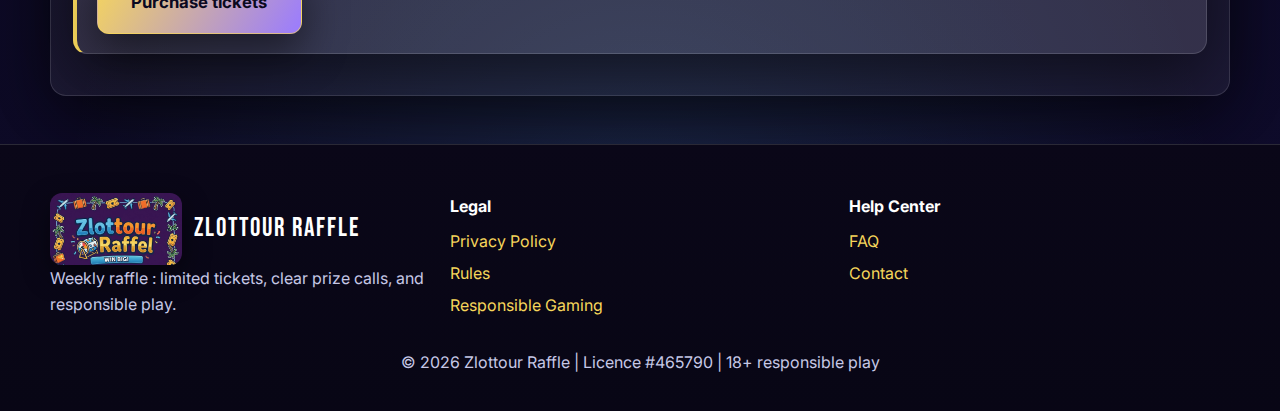
<file: prizes/index.html>
<!doctype html>
<html lang="en">
<head>
  <meta charset="utf-8">
  <meta name="viewport" content="width=device-width, initial-scale=1">
  <link rel="icon" type="image/x-icon" href="/favicon.ico">
  <title>Prizes — Zlottour Raffle</title>
  <meta name="description" content="Grand prize details for Zlottour Raffle: $3,780 retail value, 995 tickets at $10, draw December 26, 2025. 18+ responsible play, licence #465790.">
  <link rel="preconnect" href="https://fonts.googleapis.com">
  <link rel="preconnect" href="https://fonts.gstatic.com" crossorigin>
  <link href="https://fonts.googleapis.com/css2?family=Inter:wght@400;500;600;700;800;900&family=Bebas+Neue&display=swap" rel="stylesheet">
  <link rel="stylesheet" href="https://cdnjs.cloudflare.com/ajax/libs/font-awesome/6.5.2/css/all.min.css">
  <style>
:root{
  --bg: #0d0b21;
  --panel: rgba(255,255,255,0.06);
  --panel-strong: rgba(255,255,255,0.1);
  --text: #e8e9ff;
  --muted: #c6c8e6;
  --heading: #ffffff;
  --accent: #f6d65b;
  --secondary: #9a7bff;
  --primary: #130f2e;
  --border: rgba(255,255,255,0.14);
  --radius: 16px;
  --shadow: 0 24px 70px rgba(0,0,0,0.55);
  --font-display: "Bebas Neue", "Inter", system-ui, sans-serif;
  --font-body: "Inter", system-ui, sans-serif;
}
*{box-sizing:border-box}
body{
  margin:0;
  font-family:var(--font-body);
  background:
    radial-gradient(circle at 12% 10%, rgba(154,123,255,0.16), transparent 32%),
    radial-gradient(circle at 82% 18%, rgba(246,214,91,0.12), transparent 30%),
    radial-gradient(circle at 50% 90%, rgba(108,205,255,0.14), transparent 30%),
    linear-gradient(145deg, #0a0819 0%, #0d0a24 40%, #0f0c2c 100%);
  color:var(--text);
  line-height:1.65;
  min-height:100vh;
  -webkit-font-smoothing:antialiased;
}
a{color:var(--accent); text-decoration:none; transition:color .18s ease, opacity .18s ease}
a:hover{color:var(--secondary); opacity:0.92}
img{max-width:100%; display:block}

.container{width:min(1180px, 100% - 2.4rem); margin:0 auto}

.topbar{position:sticky; top:0; z-index:80; background:rgba(10,8,25,0.9); backdrop-filter:blur(16px); border-bottom:1px solid var(--border); box-shadow:0 8px 30px rgba(0,0,0,0.35)}
.nav-wrap{display:flex; align-items:center; justify-content:space-between; gap:1rem; padding:0.9rem 0}
.brand{display:flex; align-items:center; gap:0.75rem}
.brand img{width:132px; border-radius:12px; box-shadow:0 10px 28px rgba(0,0,0,0.45)}
.brand-name{font-family:var(--font-display); letter-spacing:2px; font-size:1.6rem; color:var(--heading)}
.nav-links{display:flex; align-items:center; gap:0.8rem}
.nav-links a{color:var(--text); font-weight:600; padding:0.45rem 0.75rem; border-radius:12px; transition:background .15s ease, color .15s ease}
.nav-links a:hover{background:var(--panel); color:var(--accent)}
.nav-links .btn{padding:0.72rem 1rem}
.menu-toggle{display:none; background:var(--panel); border:1px solid var(--border); color:var(--text); padding:0.55rem 0.75rem; border-radius:12px}

.btn{display:inline-flex; align-items:center; justify-content:center; gap:0.45rem; padding:0.78rem 1.6rem; border-radius:12px; font-weight:700; border:1px solid transparent; cursor:pointer; transition:transform .16s ease, box-shadow .2s ease, background .2s ease, color .2s ease}
.btn{white-space:nowrap}
.btn.primary{background:linear-gradient(135deg, var(--secondary), var(--accent)); color:#0b0920; box-shadow:0 12px 36px rgba(0,0,0,0.35)}
.btn.primary:hover{transform:translateY(-2px)}
.btn.ghost{background:var(--panel); border-color:var(--border); color:var(--text)}
.btn.ghost:hover{color:var(--accent)}

.hero{position:relative; overflow:hidden; padding:clamp(2.6rem, 6vw, 4rem) 0 2.4rem}
.hero::before,.hero::after{content:""; position:absolute; width:420px; height:420px; border-radius:50%; filter:blur(120px); opacity:0.35; z-index:0}
.hero::before{top:-120px; left:-60px; background:radial-gradient(circle, rgba(154,123,255,0.45), transparent 60%)}
.hero::after{bottom:-140px; right:-20px; background:radial-gradient(circle, rgba(246,214,91,0.4), transparent 60%)}
.hero-inner{position:relative; z-index:1; display:grid; grid-template-columns:1fr; gap:0.4rem; text-align:left}
.hero-title{font-family:var(--font-display); font-size:clamp(2.3rem, 5vw, 3.4rem); letter-spacing:1px; margin:0 0 0.4rem; color:var(--heading)}
.hero-sub{color:var(--muted); margin:0 0 0.6rem; max-width:880px}
.meta{color:var(--muted); font-weight:600; margin:0}

.card{background:var(--panel); border:1px solid var(--border); border-radius:16px; padding:1.4rem; box-shadow:var(--shadow); margin-bottom:1rem}
.card h3{margin:0 0 0.35rem; color:var(--heading)}
.card h4{margin:1.1rem 0 0.4rem; color:var(--heading)}
.card p{margin:0 0 0.7rem; color:var(--muted)}
.card ul{margin:0 0 0.6rem; padding-left:1.2rem; color:var(--muted)}
.card li{margin:0.25rem 0}

.stats-grid{display:grid; grid-template-columns:repeat(auto-fit, minmax(220px,1fr)); gap:1rem; margin:1.4rem 0}
.stat{background:var(--panel); border:1px solid var(--border); border-radius:14px; padding:1.2rem; text-align:center; box-shadow:var(--shadow)}
.stat .num{font-family:var(--font-display); font-size:2.4rem; color:var(--accent); display:block}
.stat .label{color:var(--muted)}

.grand-prize-wrap{display:grid; grid-template-columns:1.2fr 0.8fr; gap:1.2rem; align-items:stretch; margin:0.8rem 0 0}
.grand-card{position:relative; padding:1.6rem; border-radius:18px; background:radial-gradient(circle at 20% 20%, rgba(246,214,91,0.16), transparent 50%), radial-gradient(circle at 90% 10%, rgba(154,123,255,0.14), transparent 40%), linear-gradient(155deg, rgba(255,255,255,0.06), rgba(255,255,255,0.02)); border:1px solid var(--border); box-shadow:var(--shadow); overflow:hidden}
.grand-card::after{content:""; position:absolute; inset:0; background:radial-gradient(circle at 70% 80%, rgba(154,123,255,0.14), transparent 50%); pointer-events:none}
.grand-card h3{margin:0 0 0.45rem; color:var(--heading); font-size:1.4rem}
.grand-card .value{font-family:var(--font-display); font-size:3rem; color:var(--accent); margin:0 0 0.3rem; letter-spacing:1px}
.grand-card .sub{color:var(--muted); margin:0 0 0.9rem; font-weight:600}
.grand-card .pitch{color:var(--text); font-weight:700; margin:0 0 1rem}
.cta-stack{display:flex; flex-wrap:wrap; gap:0.75rem; align-items:center}
.btn.fun{padding:1rem 2.1rem; font-size:1.05rem; background:linear-gradient(120deg, var(--accent), var(--secondary)); color:#0b0920; box-shadow:0 16px 40px rgba(0,0,0,0.5); border:1px solid rgba(246,214,91,0.6)}
.btn.fun:hover{transform:translateY(-3px) scale(1.01); box-shadow:0 20px 48px rgba(0,0,0,0.58)}
.stat-marketing{display:grid; grid-template-columns:repeat(auto-fit,minmax(180px,1fr)); gap:0.7rem; height:100%}
.stat-box{background:var(--panel); border:1px solid var(--border); border-radius:14px; padding:1rem; box-shadow:var(--shadow); text-align:left}
.stat-box .label{color:var(--muted); font-weight:700; letter-spacing:0.5px; text-transform:uppercase; font-size:0.85rem; margin:0 0 0.35rem}
.stat-box .num{font-family:var(--font-display); font-size:2.1rem; color:var(--accent); margin:0}
.stat-box .hint{color:var(--muted); margin:0.2rem 0 0}

.info-box{background:var(--panel-strong); border:1px solid var(--border); border-left:4px solid var(--accent); border-radius:14px; padding:1.2rem; box-shadow:var(--shadow); margin:1.2rem 0}
.info-box h4{margin:0 0 0.35rem; color:var(--heading)}

.footer{background:linear-gradient(180deg, #0a0718, #080615); border-top:1px solid var(--border); padding:3rem 0 2.2rem; margin-top:3rem}
.footer-grid{display:grid; grid-template-columns:repeat(auto-fit, minmax(240px, 1fr)); gap:1.2rem; margin-bottom:1.6rem}
.footer h4{margin:0 0 0.5rem; color:var(--heading)}
.footer p{margin:0; color:var(--muted)}
.footer ul{list-style:none; padding:0; margin:0}
.footer li{margin:0.35rem 0}
.footer-copy{text-align:center; color:var(--muted); margin:0}

.sticky-ribbon{position:fixed; bottom:12px; left:50%; transform:translateX(-50%); background:rgba(12,10,30,0.9); border:1px solid var(--border); border-radius:999px; padding:0.55rem 1rem; display:flex; align-items:center; gap:0.8rem; box-shadow:0 12px 30px rgba(0,0,0,0.45); backdrop-filter:blur(10px); z-index:60; flex-wrap:wrap}
.sticky-ribbon .item{display:flex; align-items:center; gap:0.35rem; color:var(--muted); font-weight:600}
.sticky-ribbon .item i{color:var(--accent)}

.scroll-top{position:fixed; right:18px; bottom:70px; width:46px; height:46px; border-radius:50%; border:none; background:var(--accent); color:#0b0920; display:flex; align-items:center; justify-content:center; cursor:pointer; box-shadow:0 14px 34px rgba(0,0,0,0.55); opacity:0; visibility:hidden; transition:all .16s; z-index:65}
.scroll-top.show{opacity:1; visibility:visible}
.scroll-top:hover{background:var(--secondary); color:#fff}

@media (max-width: 960px){
  .nav-links{position:absolute; left:0; right:0; top:100%; background:rgba(10,8,25,0.96); padding:0.8rem 1.2rem 1rem; flex-direction:column; align-items:flex-start; border-bottom:1px solid var(--border); display:none}
  .nav-links.open{display:flex}
  .menu-toggle{display:inline-flex}
}
@media (max-width: 720px){
  .brand img{width:112px}
  .sticky-ribbon{bottom:14px; border-radius:16px}
}
  </style>
</head>
<body class="Zlottour">
  <header class="topbar">
    <div class="container nav-wrap">
      <a class="brand" href="/">
        <img src="../assets/img.png" alt="Zlottour logo">
        <span class="brand-name">Zlottour Raffle</span>
      </a>
      <button class="menu-toggle" type="button" aria-label="Toggle menu" data-menu-toggle>
        <i class="fa-solid fa-bars"></i>
      </button>
      <nav class="nav-links" id="navMenu">
        <a href="/">Home</a>
        <a href="/#impact">About</a>
        <a href="/#how">How It Works</a>
        <a href="/prizes">Prizes</a>
        <a href="/rules">Rules</a>
        <a href="/#winners">Winners</a>
        <a href="/#contact">Contact</a>
        <a href="/faq">FAQ</a>
      </nav>
    </div>
  </header>

  <main>
    <section class="hero" id="prizes">
      <div class="container hero-inner">
        <div>
          <h1 class="hero-title">Grand Prize</h1>
          <p class="hero-sub">Win the curated $3,780 retail value package. Only 995 tickets, $10 each. Draw date: December 26, 2025.</p>
          <p class="meta">Licence #465790 • One winner • No cash substitute</p>
        </div>
      </div>
    </section>

    <section class="container" aria-labelledby="prize-details">
      <div class="card" id="prize-details">
        <div class="grand-prize-wrap">
          <article class="grand-card">
            <h3>Prize overview</h3>
            <p class="value">$3,780 package</p>
            <p class="sub">995 tickets • $10 each • Licence #465790</p>
            <p class="pitch">A spotlight-ready bundle with premium gear, apparel, and accessories—curated for one winner and designed to feel unforgettable.</p>
            <div class="cta-stack">
              <a class="btn fun" href="#" data-signup-btn><i class="fa-solid fa-bolt"></i> Get Tickets Now</a>
              <span class="pill accent"><i class="fa-solid fa-clock"></i> Draw: Dec 26, 2025</span>
            </div>
          </article>

          <div class="stat-marketing">
            <div class="stat-box">
              <p class="label">Ticket pool</p>
              <p class="num">995</p>
              <p class="hint">Max odds 1 in 995</p>
            </div>
            <div class="stat-box">
              <p class="label">Per ticket</p>
              <p class="num">$10</p>
              <p class="hint">First-come, first-served</p>
            </div>
            <div class="stat-box">
              <p class="label">Prize value</p>
              <p class="num">$3,780</p>
              <p class="hint">Single winner package</p>
            </div>
            <div class="stat-box">
              <p class="label">Draw day</p>
              <p class="num">Dec 26</p>
              <p class="hint">2025 • Taber, Alberta</p>
            </div>
          </div>
        </div>

        <div class="info-box">
          <h4>What’s included</h4>
          <ul>
            <li>Premium hunting/outdoor equipment and gear.</li>
            <li>High-quality apparel and accessories.</li>
            <li>Essential field equipment and add-ons.</li>
            <li>Brand-new items curated for a standout experience.</li>
          </ul>
        </div>

        <div class="info-box">
          <h4>Odds and ticket limits</h4>
          <p>With only 995 tickets issued, odds max out at 1 in 995. Tickets are first-come, first-served.</p>
        </div>

        <div class="info-box">
          <h4>Draw information</h4>
          <p><strong>Draw date:</strong> December 26, 2025<br>
             <strong>Location:</strong> Taber Community Hall, Taber, Alberta<br>
             <strong>Licence number:</strong> 465790<br>
             <strong>Licensee:</strong> Zlottour Raffle</p>
        </div>

        <div class="info-box">
          <h4>Prize rules</h4>
          <p><strong>Prize type:</strong> Physical goods package<br>
             <strong>Substitution:</strong> No cash alternative is offered.</p>
        </div>

        <div class="info-box">
          <h4>Ready to play?</h4>
          <p>Secure your entries now and support conservation-themed initiatives.</p>
          <a class="btn fun" href="#" data-signup-btn>Purchase tickets</a>
        </div>
      </div>
    </section>
  </main>

  <footer class="footer">
    <div class="container">
      <div class="footer-grid">
        <div>
          <div class="brand">
            <img src="../assets/img.png" alt="Zlottour logo">
            <span class="brand-name">Zlottour Raffle</span>
          </div>
          <p>Weekly raffle : limited tickets, clear prize calls, and responsible play.</p>
        </div>
        <div>
          <h4>Legal</h4>
          <ul>
            <li><a href="/privacy-policy">Privacy Policy</a></li>
            <li><a href="/rules">Rules</a></li>
            <li><a href="/#responsible">Responsible Gaming</a></li>
          </ul>
        </div>
        <div>
          <h4>Help Center</h4>
          <ul>
            <li><a href="/faq">FAQ</a></li>
            <li><a href="/#contact">Contact</a></li>
          </ul>
        </div>
      </div>
      <p class="footer-copy">© <span data-year></span> Zlottour Raffle | Licence #465790 | 18+ responsible play</p>
    </div>
  </footer>

  <div class="sticky-ribbon">
    <div class="item"><i class="fa-solid fa-circle-exclamation"></i> 18+</div>
    <div class="item"><i class="fa-solid fa-shield"></i> Responsible Gaming</div>
    <div class="item"><i class="fa-solid fa-ticket"></i> Licence #465790</div>
    <div class="item"><i class="fa-solid fa-bolt"></i> Fast Checkout</div>
  </div>

  <button id="hubScrollTop" class="scroll-top" aria-label="Scroll to top">
    <i class="fa-solid fa-chevron-up"></i>
  </button>

  <script src="../assets/main.js" defer></script>
</body>
</html>
</file>
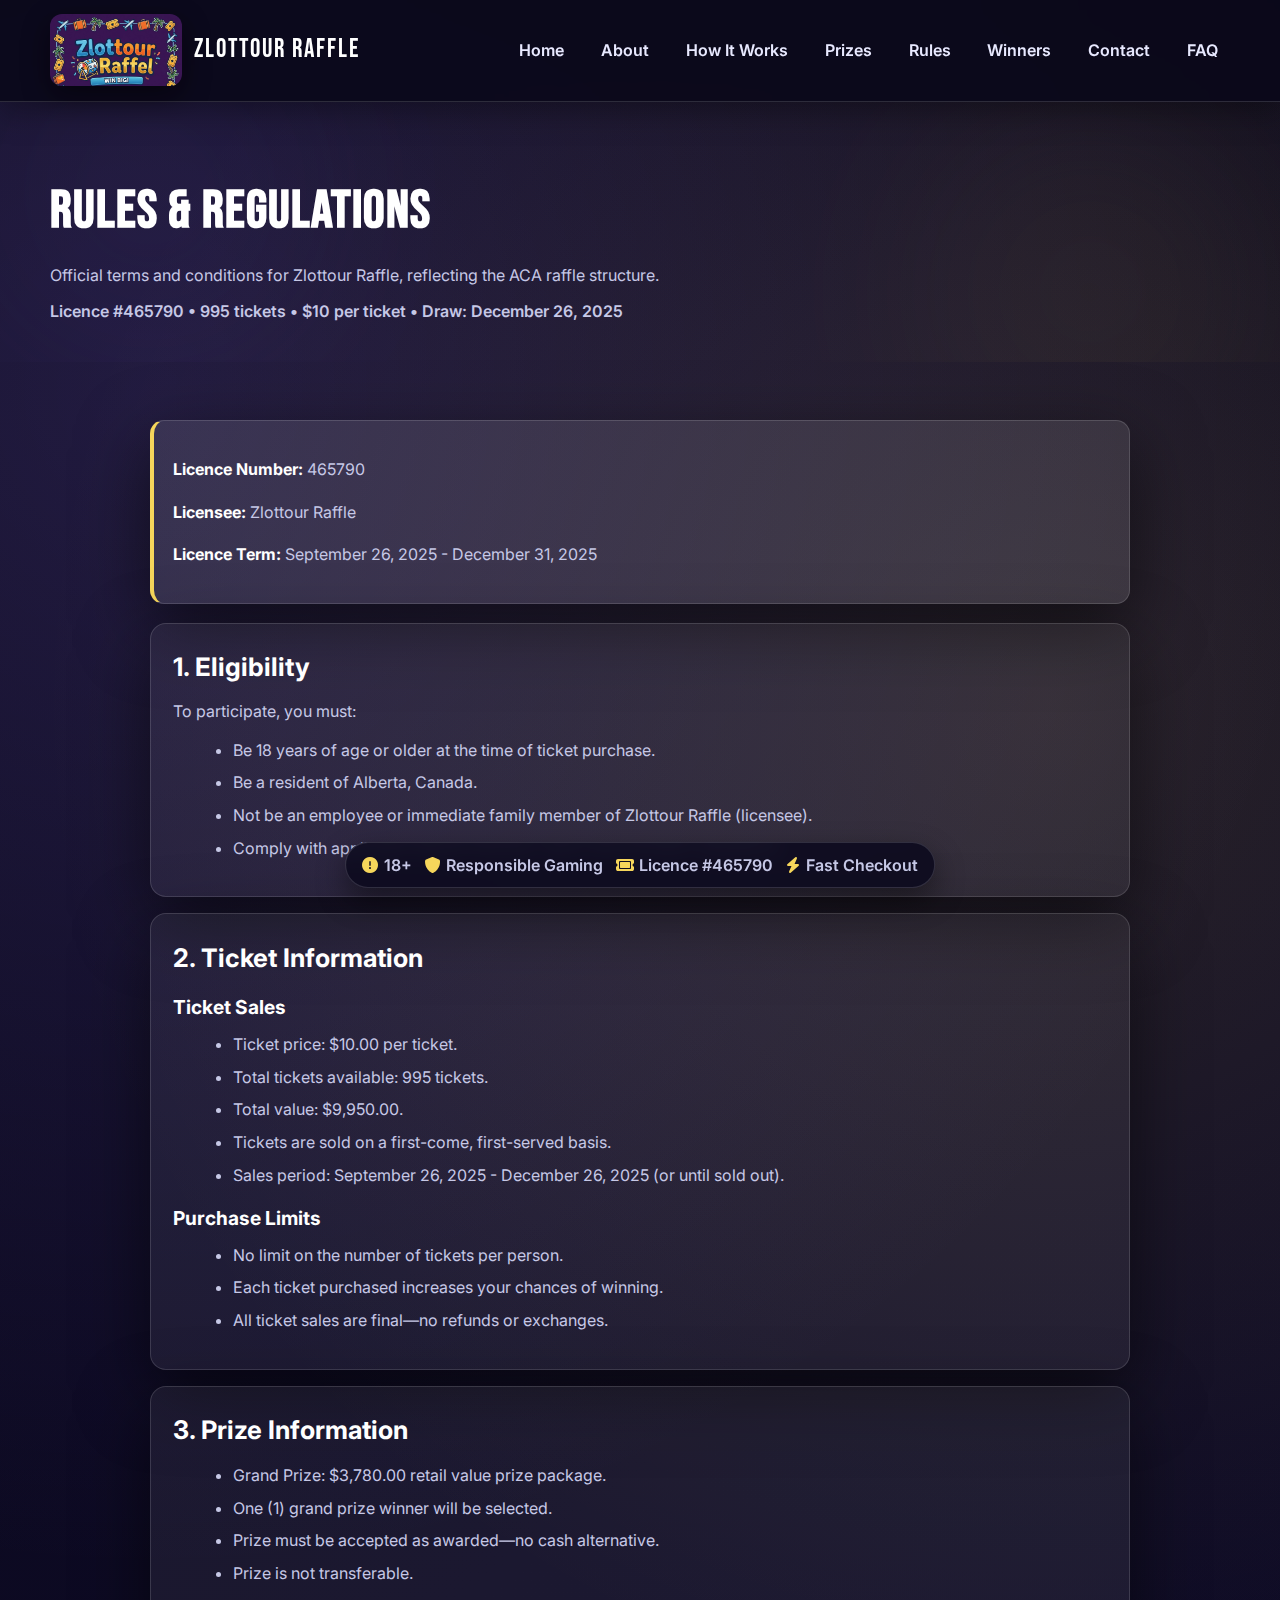
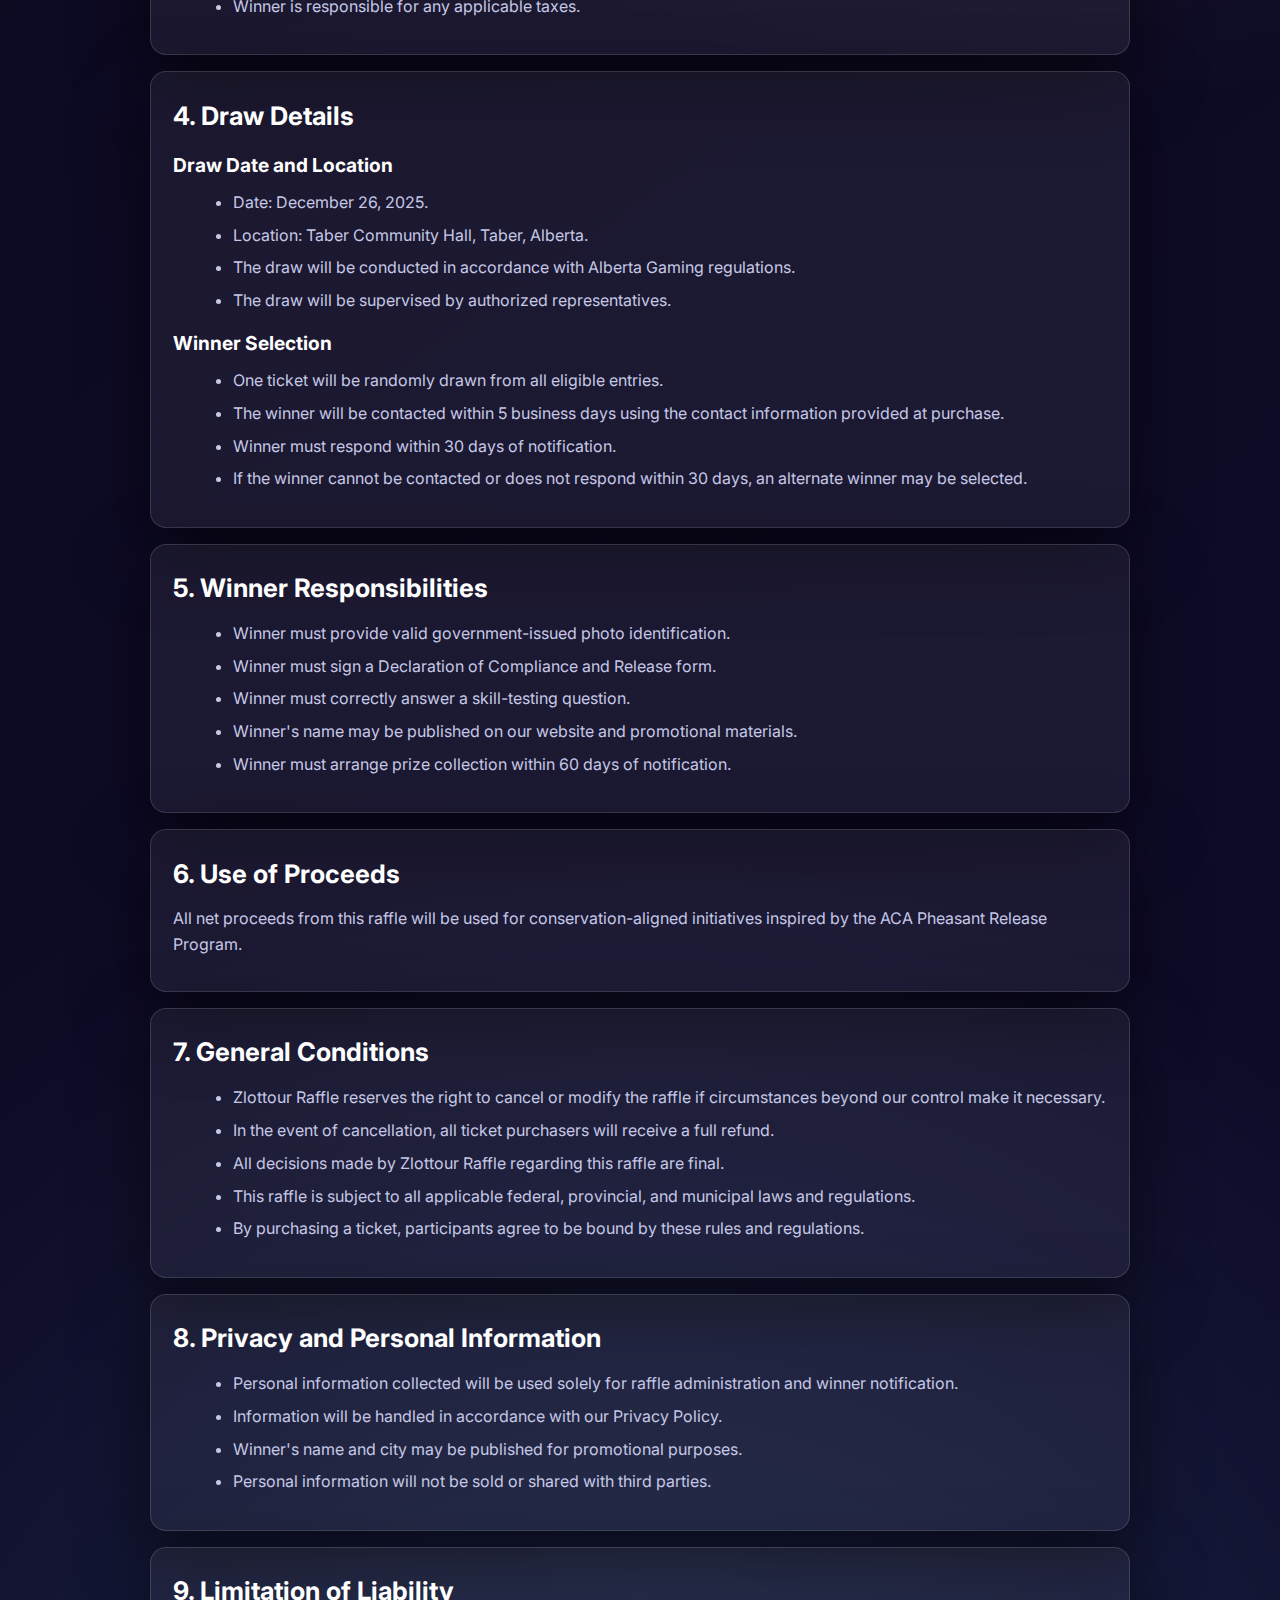
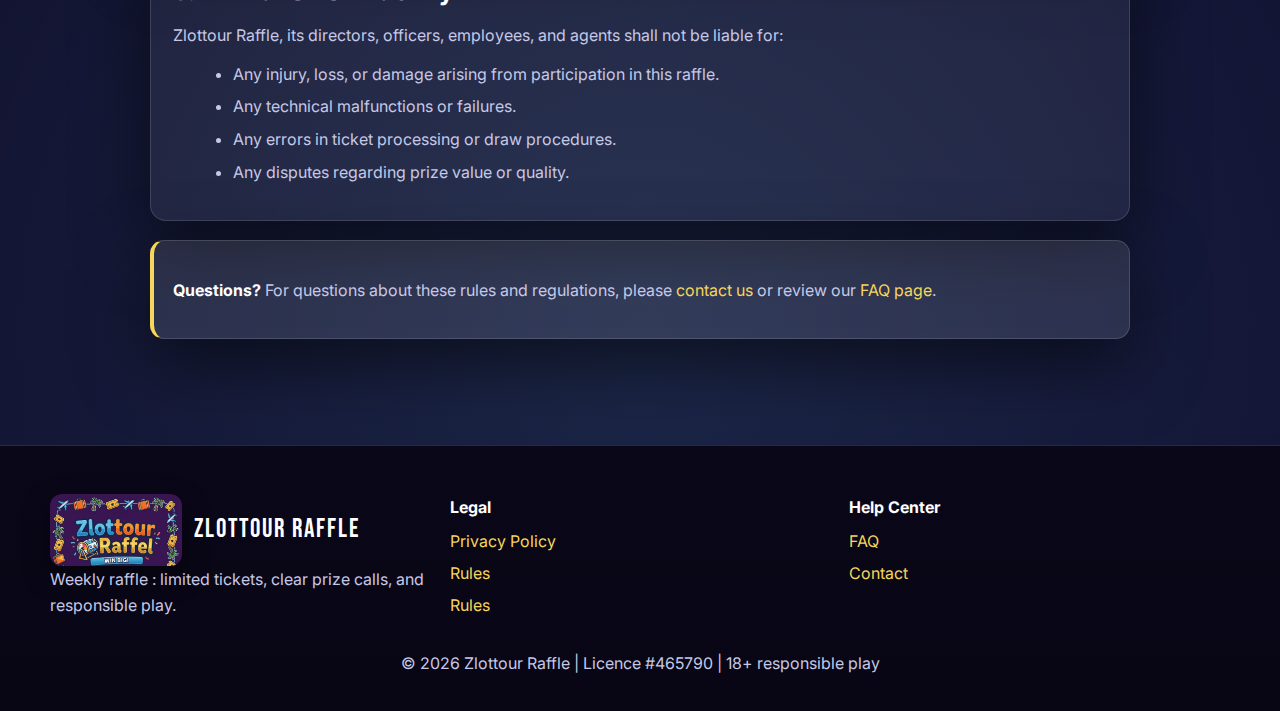
<file: rules/index.html>
<!doctype html>
<html lang="en">
<head>
  <meta charset="utf-8">
  <meta name="viewport" content="width=device-width, initial-scale=1">
  <link rel="icon" type="image/x-icon" href="/favicon.ico">
  <title>Rules &amp; Regulations — Zlottour Raffle</title>
  <meta name="description" content="Official rules for Zlottour Raffle: licence #465790, 995 tickets at $10, draw Dec 26, 2025. Eligibility, ticket rules, draw process, prize details, and responsibilities.">
  <link rel="preconnect" href="https://fonts.googleapis.com">
  <link rel="preconnect" href="https://fonts.gstatic.com" crossorigin>
  <link href="https://fonts.googleapis.com/css2?family=Inter:wght@400;500;600;700;800;900&family=Bebas+Neue&display=swap" rel="stylesheet">
  <link rel="stylesheet" href="https://cdnjs.cloudflare.com/ajax/libs/font-awesome/6.5.2/css/all.min.css">
  <style>
:root{
  --bg: #0d0b21;
  --panel: rgba(255,255,255,0.06);
  --panel-strong: rgba(255,255,255,0.1);
  --text: #e8e9ff;
  --muted: #c6c8e6;
  --heading: #ffffff;
  --accent: #f6d65b;
  --secondary: #9a7bff;
  --primary: #130f2e;
  --border: rgba(255,255,255,0.14);
  --radius: 16px;
  --shadow: 0 24px 70px rgba(0,0,0,0.55);
  --font-display: "Bebas Neue", "Inter", system-ui, sans-serif;
  --font-body: "Inter", system-ui, sans-serif;
}
*{box-sizing:border-box}
body{margin:0; font-family:var(--font-body); background:radial-gradient(circle at 12% 10%, rgba(154,123,255,0.16), transparent 32%),radial-gradient(circle at 82% 18%, rgba(246,214,91,0.12), transparent 30%),radial-gradient(circle at 50% 90%, rgba(108,205,255,0.14), transparent 30%),linear-gradient(145deg, #0a0819 0%, #0d0a24 40%, #0f0c2c 100%); color:var(--text); line-height:1.65; min-height:100vh; -webkit-font-smoothing:antialiased}
a{color:var(--accent); text-decoration:none; transition:color .18s ease, opacity .18s ease}
a:hover{color:var(--secondary); opacity:0.92}
.container{width:min(1180px, 100% - 2.4rem); margin:0 auto}

.topbar{position:sticky; top:0; z-index:80; background:rgba(10,8,25,0.9); backdrop-filter:blur(16px); border-bottom:1px solid var(--border); box-shadow:0 8px 30px rgba(0,0,0,0.35)}
.nav-wrap{display:flex; align-items:center; justify-content:space-between; gap:1rem; padding:0.9rem 0}
.brand{display:flex; align-items:center; gap:0.75rem}
.brand img{width:132px; border-radius:12px; box-shadow:0 10px 28px rgba(0,0,0,0.45)}
.brand-name{font-family:var(--font-display); letter-spacing:2px; font-size:1.6rem; color:var(--heading)}
.nav-links{display:flex; align-items:center; gap:0.8rem}
.nav-links a{color:var(--text); font-weight:600; padding:0.45rem 0.75rem; border-radius:12px; transition:background .15s ease, color .15s ease}
.nav-links a:hover{background:var(--panel); color:var(--accent)}
.nav-links .btn{padding:0.72rem 1rem}
.menu-toggle{display:none; background:var(--panel); border:1px solid var(--border); color:var(--text); padding:0.55rem 0.75rem; border-radius:12px}

.btn{display:inline-flex; align-items:center; justify-content:center; gap:0.45rem; padding:0.78rem 1.6rem; border-radius:12px; font-weight:700; border:1px solid transparent; cursor:pointer; transition:transform .16s ease, box-shadow .2s ease, background .2s ease, color .2s ease}
.btn{white-space:nowrap}
.btn.primary{background:linear-gradient(135deg, var(--secondary), var(--accent)); color:#0b0920; box-shadow:0 12px 36px rgba(0,0,0,0.35)}
.btn.primary:hover{transform:translateY(-2px)}
.btn.ghost{background:var(--panel); border-color:var(--border); color:var(--text)}
.btn.ghost:hover{color:var(--accent)}

.hero{position:relative; overflow:hidden; padding:clamp(2.6rem, 6vw, 4rem) 0 2.4rem}
.hero::before,.hero::after{content:""; position:absolute; width:420px; height:420px; border-radius:50%; filter:blur(120px); opacity:0.35; z-index:0}
.hero::before{top:-120px; left:-60px; background:radial-gradient(circle, rgba(154,123,255,0.45), transparent 60%)}
.hero::after{bottom:-140px; right:-20px; background:radial-gradient(circle, rgba(246,214,91,0.4), transparent 60%)}
.hero-inner{position:relative; z-index:1; display:grid; grid-template-columns:1fr; gap:0.4rem; text-align:left}
.hero-title{font-family:var(--font-display); font-size:clamp(2.3rem, 5vw, 3.4rem); letter-spacing:1px; margin:0 0 0.4rem; color:var(--heading)}
.hero-sub{color:var(--muted); margin:0 0 0.6rem; max-width:880px}
.meta{color:var(--muted); font-weight:600; margin:0}

.section{padding:2.4rem 0; max-width:980px; margin:0 auto}
.card{background:var(--panel); border:1px solid var(--border); border-radius:16px; padding:1.4rem; box-shadow:var(--shadow); margin-bottom:1rem}
.card h2{margin:0 0 0.6rem; color:var(--heading); font-size:1.6rem}
.card h3{margin:0.8rem 0 0.4rem; color:var(--heading); font-size:1.2rem}
.card p{margin:0 0 0.7rem; color:var(--muted)}
.card ul, .card ol{margin:0 0 0.7rem 1.2rem; color:var(--muted); line-height:1.8}
.card li{margin:0.25rem 0}

.highlight{background:var(--panel-strong); border:1px solid var(--border); border-left:4px solid var(--accent); border-radius:14px; padding:1.2rem; box-shadow:var(--shadow); margin:1.2rem 0; color:var(--muted)}
.highlight strong{color:var(--heading)}

.footer{background:linear-gradient(180deg, #0a0718, #080615); border-top:1px solid var(--border); padding:3rem 0 2.2rem; margin-top:3rem}
.footer-grid{display:grid; grid-template-columns:repeat(auto-fit, minmax(240px, 1fr)); gap:1.2rem; margin-bottom:1.6rem}
.footer h4{margin:0 0 0.5rem; color:var(--heading)}
.footer p{margin:0; color:var(--muted)}
.footer ul{list-style:none; padding:0; margin:0}
.footer li{margin:0.35rem 0}
.footer-copy{text-align:center; color:var(--muted); margin:0}

.sticky-ribbon{position:fixed; bottom:12px; left:50%; transform:translateX(-50%); background:rgba(12,10,30,0.9); border:1px solid var(--border); border-radius:999px; padding:0.55rem 1rem; display:flex; align-items:center; gap:0.8rem; box-shadow:0 12px 30px rgba(0,0,0,0.45); backdrop-filter:blur(10px); z-index:60; flex-wrap:wrap}
.sticky-ribbon .item{display:flex; align-items:center; gap:0.35rem; color:var(--muted); font-weight:600}
.sticky-ribbon .item i{color:var(--accent)}

.scroll-top{position:fixed; right:18px; bottom:70px; width:46px; height:46px; border-radius:50%; border:none; background:var(--accent); color:#0b0920; display:flex; align-items:center; justify-content:center; cursor:pointer; box-shadow:0 14px 34px rgba(0,0,0,0.55); opacity:0; visibility:hidden; transition:all .16s; z-index:65}
.scroll-top.show{opacity:1; visibility:visible}
.scroll-top:hover{background:var(--secondary); color:#fff}

@media (max-width: 960px){
  .nav-links{position:absolute; left:0; right:0; top:100%; background:rgba(10,8,25,0.96); padding:0.8rem 1.2rem 1rem; flex-direction:column; align-items:flex-start; border-bottom:1px solid var(--border); display:none}
  .nav-links.open{display:flex}
  .menu-toggle{display:inline-flex}
}
@media (max-width: 720px){
  .brand img{width:112px}
  .sticky-ribbon{bottom:14px; border-radius:16px}
}
  </style>
</head>
<body class="Zlottour">
  <header class="topbar">
    <div class="container nav-wrap">
      <a class="brand" href="/">
        <img src="../assets/img.png" alt="Zlottour logo">
        <span class="brand-name">Zlottour Raffle</span>
      </a>
      <button class="menu-toggle" type="button" aria-label="Toggle menu" data-menu-toggle>
        <i class="fa-solid fa-bars"></i>
      </button>
      <nav class="nav-links" id="navMenu">
        <a href="/">Home</a>
        <a href="/#impact">About</a>
        <a href="/#how">How It Works</a>
        <a href="/prizes">Prizes</a>
        <a href="/rules">Rules</a>
        <a href="/#winners">Winners</a>
        <a href="/#contact">Contact</a>
        <a href="/faq">FAQ</a>
      </nav>
    </div>
  </header>

  <main>
    <section class="hero" id="rules">
      <div class="container hero-inner">
        <div>
          <h1 class="hero-title">Rules &amp; Regulations</h1>
          <p class="hero-sub">Official terms and conditions for Zlottour Raffle, reflecting the ACA raffle structure.</p>
          <p class="meta">Licence #465790 • 995 tickets • $10 per ticket • Draw: December 26, 2025</p>
        </div>
      </div>
    </section>

    <section class="section" aria-labelledby="rules-content">
      <div class="highlight">
        <p><strong>Licence Number:</strong> 465790</p>
        <p><strong>Licensee:</strong> Zlottour Raffle</p>
        <p><strong>Licence Term:</strong> September 26, 2025 - December 31, 2025</p>
      </div>

      <div class="card">
        <h2>1. Eligibility</h2>
        <p>To participate, you must:</p>
        <ul>
          <li>Be 18 years of age or older at the time of ticket purchase.</li>
          <li>Be a resident of Alberta, Canada.</li>
          <li>Not be an employee or immediate family member of Zlottour Raffle (licensee).</li>
          <li>Comply with applicable Alberta Gaming, Liquor and Cannabis regulations.</li>
        </ul>
      </div>

      <div class="card">
        <h2>2. Ticket Information</h2>
        <h3>Ticket Sales</h3>
        <ul>
          <li>Ticket price: $10.00 per ticket.</li>
          <li>Total tickets available: 995 tickets.</li>
          <li>Total value: $9,950.00.</li>
          <li>Tickets are sold on a first-come, first-served basis.</li>
          <li>Sales period: September 26, 2025 - December 26, 2025 (or until sold out).</li>
        </ul>
        <h3>Purchase Limits</h3>
        <ul>
          <li>No limit on the number of tickets per person.</li>
          <li>Each ticket purchased increases your chances of winning.</li>
          <li>All ticket sales are final—no refunds or exchanges.</li>
        </ul>
      </div>

      <div class="card">
        <h2>3. Prize Information</h2>
        <ul>
          <li>Grand Prize: $3,780.00 retail value prize package.</li>
          <li>One (1) grand prize winner will be selected.</li>
          <li>Prize must be accepted as awarded—no cash alternative.</li>
          <li>Prize is not transferable.</li>
          <li>Winner is responsible for any applicable taxes.</li>
        </ul>
      </div>

      <div class="card">
        <h2>4. Draw Details</h2>
        <h3>Draw Date and Location</h3>
        <ul>
          <li>Date: December 26, 2025.</li>
          <li>Location: Taber Community Hall, Taber, Alberta.</li>
          <li>The draw will be conducted in accordance with Alberta Gaming regulations.</li>
          <li>The draw will be supervised by authorized representatives.</li>
        </ul>
        <h3>Winner Selection</h3>
        <ul>
          <li>One ticket will be randomly drawn from all eligible entries.</li>
          <li>The winner will be contacted within 5 business days using the contact information provided at purchase.</li>
          <li>Winner must respond within 30 days of notification.</li>
          <li>If the winner cannot be contacted or does not respond within 30 days, an alternate winner may be selected.</li>
        </ul>
      </div>

      <div class="card">
        <h2>5. Winner Responsibilities</h2>
        <ul>
          <li>Winner must provide valid government-issued photo identification.</li>
          <li>Winner must sign a Declaration of Compliance and Release form.</li>
          <li>Winner must correctly answer a skill-testing question.</li>
          <li>Winner's name may be published on our website and promotional materials.</li>
          <li>Winner must arrange prize collection within 60 days of notification.</li>
        </ul>
      </div>

      <div class="card">
        <h2>6. Use of Proceeds</h2>
        <p>All net proceeds from this raffle will be used for conservation-aligned initiatives inspired by the ACA Pheasant Release Program.</p>
      </div>

      <div class="card">
        <h2>7. General Conditions</h2>
        <ul>
          <li>Zlottour Raffle reserves the right to cancel or modify the raffle if circumstances beyond our control make it necessary.</li>
          <li>In the event of cancellation, all ticket purchasers will receive a full refund.</li>
          <li>All decisions made by Zlottour Raffle regarding this raffle are final.</li>
          <li>This raffle is subject to all applicable federal, provincial, and municipal laws and regulations.</li>
          <li>By purchasing a ticket, participants agree to be bound by these rules and regulations.</li>
        </ul>
      </div>

      <div class="card">
        <h2>8. Privacy and Personal Information</h2>
        <ul>
          <li>Personal information collected will be used solely for raffle administration and winner notification.</li>
          <li>Information will be handled in accordance with our Privacy Policy.</li>
          <li>Winner's name and city may be published for promotional purposes.</li>
          <li>Personal information will not be sold or shared with third parties.</li>
        </ul>
      </div>

      <div class="card">
        <h2>9. Limitation of Liability</h2>
        <p>Zlottour Raffle, its directors, officers, employees, and agents shall not be liable for:</p>
        <ul>
          <li>Any injury, loss, or damage arising from participation in this raffle.</li>
          <li>Any technical malfunctions or failures.</li>
          <li>Any errors in ticket processing or draw procedures.</li>
          <li>Any disputes regarding prize value or quality.</li>
        </ul>
      </div>

      <div class="highlight">
        <p><strong>Questions?</strong> For questions about these rules and regulations, please <a href="/#contact">contact us</a> or review our <a href="/faq">FAQ page</a>.</p>
      </div>
    </section>
  </main>

  <footer class="footer">
    <div class="container">
      <div class="footer-grid">
        <div>
          <div class="brand">
            <img src="../assets/img.png" alt="Zlottour logo">
            <span class="brand-name">Zlottour Raffle</span>
          </div>
          <p>Weekly raffle : limited tickets, clear prize calls, and responsible play.</p>
        </div>
        <div>
          <h4>Legal</h4>
          <ul>
            <li><a href="/privacy-policy">Privacy Policy</a></li>
            <li><a href="/rules">Rules</a></li>
            <li><a href="/rules">Rules</a></li>
          </ul>
        </div>
        <div>
          <h4>Help Center</h4>
          <ul>
            <li><a href="/faq">FAQ</a></li>
            <li><a href="/#contact">Contact</a></li>
          </ul>
        </div>
      </div>
      <p class="footer-copy">© <span data-year></span> Zlottour Raffle | Licence #465790 | 18+ responsible play</p>
    </div>
  </footer>

  <div class="sticky-ribbon">
    <div class="item"><i class="fa-solid fa-circle-exclamation"></i> 18+</div>
    <div class="item"><i class="fa-solid fa-shield"></i> Responsible Gaming</div>
    <div class="item"><i class="fa-solid fa-ticket"></i> Licence #465790</div>
    <div class="item"><i class="fa-solid fa-bolt"></i> Fast Checkout</div>
  </div>

  <button id="hubScrollTop" class="scroll-top" aria-label="Scroll to top">
    <i class="fa-solid fa-chevron-up"></i>
  </button>

  <script src="../assets/main.js" defer></script>
</body>
</html>
</file>
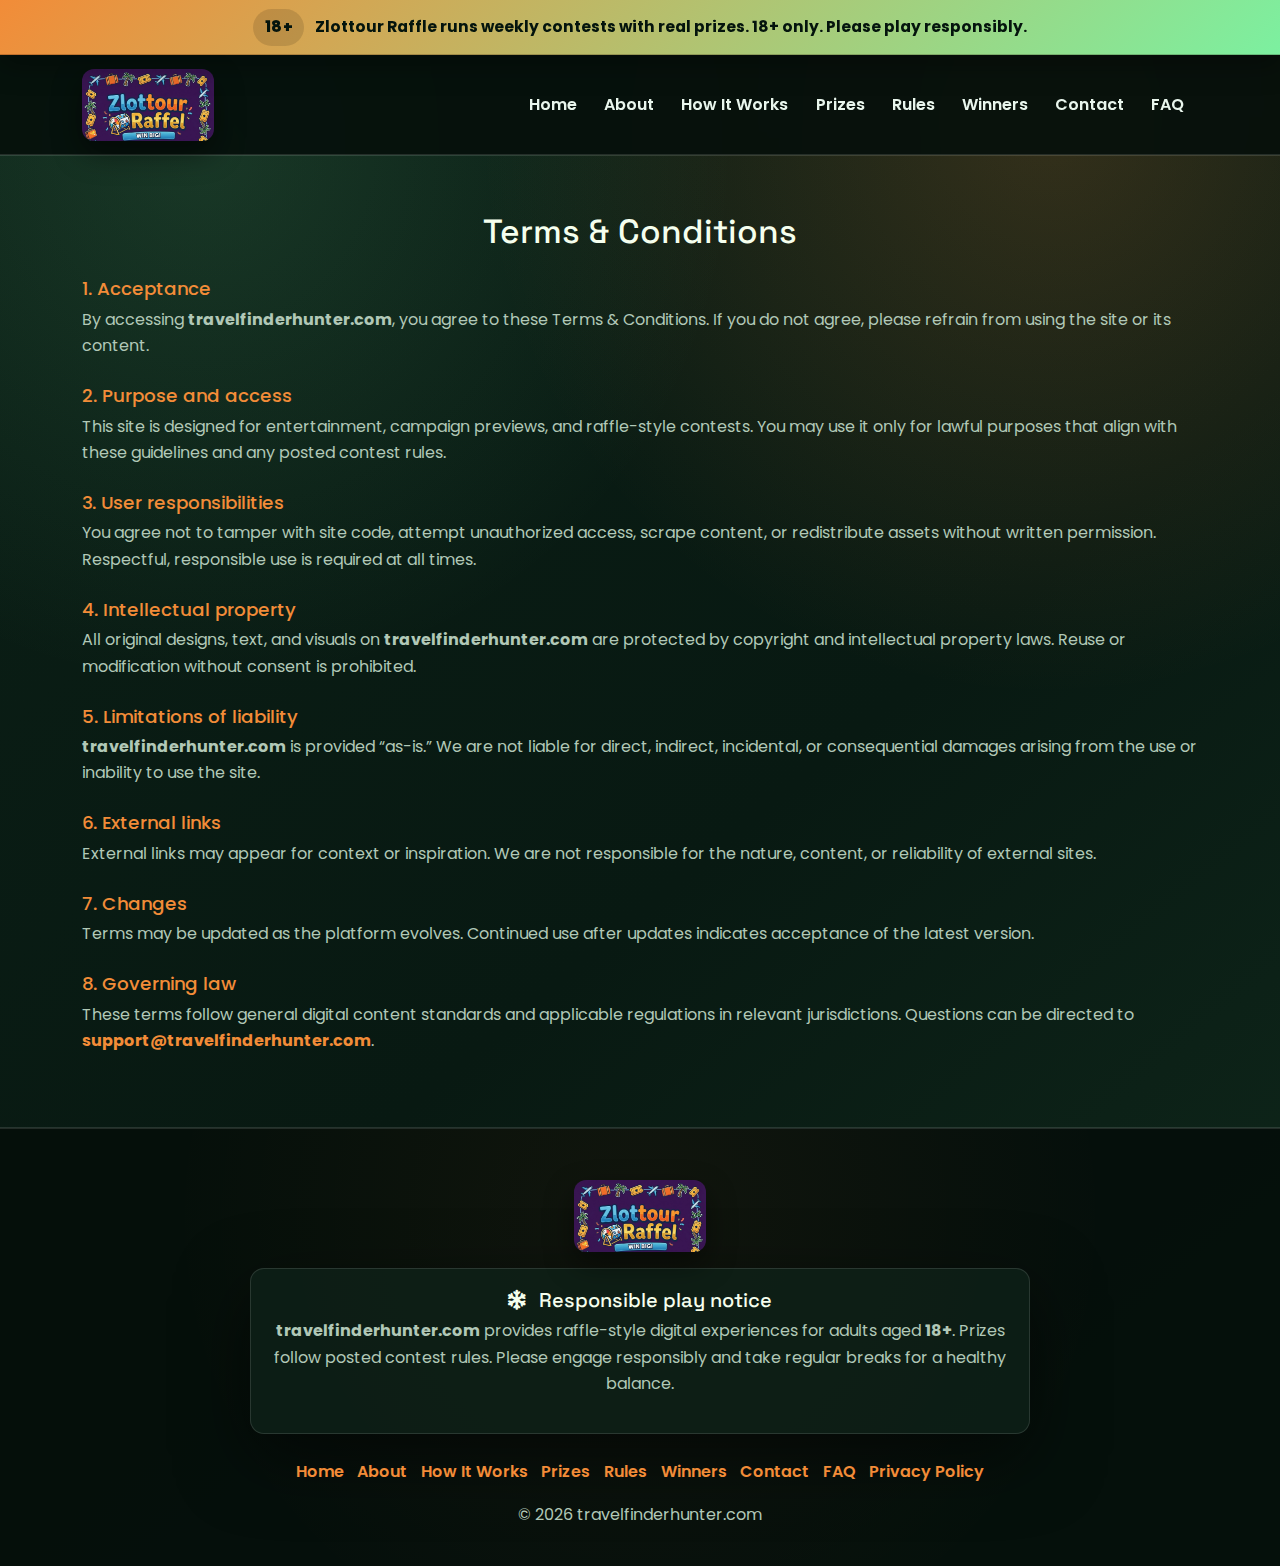
<file: terms-and-conditions/index.html>
<!doctype html>
<html lang="en">
<head>
  <meta charset="utf-8">
  <meta name="viewport" content="width=device-width, initial-scale=1">
  <link rel="icon" type="image/x-icon" href="/favicon.ico">
  <title>Terms &amp; Conditions - Zlottour Raffle</title>
  <meta name="description" content="Terms and conditions for Zlottour Raffle: licence #465790, 995 tickets at $10, $3,780 prize, draw Dec 26, 2025. Eligibility, tickets, and rules.">
  <link rel="preconnect" href="https://fonts.googleapis.com">
  <link rel="preconnect" href="https://fonts.gstatic.com" crossorigin>
  <link href="https://fonts.googleapis.com/css2?family=Poppins:wght@400;500;600;700&family=Space+Grotesk:wght@500;600;700&display=swap" rel="stylesheet">
  <link href="https://cdn.jsdelivr.net/npm/bootstrap@5.3.3/dist/css/bootstrap.min.css" rel="stylesheet">
  <link rel="stylesheet" href="https://cdnjs.cloudflare.com/ajax/libs/font-awesome/6.5.2/css/all.min.css">
  <style>
:root{
  --bg: #04130d;
  --panel: rgba(14,33,24,0.78);
  --panel-strong: rgba(18,44,32,0.9);
  --text: #e9f6ed;
  --muted: #b1c8b7;
  --heading: #f5ffee;
  --accent: #f28c38;
  --accent-2: #7cf0a0;
  --border: rgba(255,255,255,0.12);
  --radius: 14px;
  --font-heading: "Space Grotesk", "Inter", system-ui, sans-serif;
  --font-body: "Poppins", "Inter", system-ui, sans-serif;
  --shadow: 0 24px 70px rgba(0,0,0,0.55);
}

*{box-sizing:border-box}
body{
  margin:0;
  font-family:var(--font-body);
  background:
    radial-gradient(circle at 16% 10%, rgba(124,240,160,0.12), transparent 30%),
    radial-gradient(circle at 82% 8%, rgba(242,140,56,0.18), transparent 32%),
    linear-gradient(140deg, #071b12, #04150e 55%, #0c2518);
  color:var(--text);
  line-height:1.65;
  min-height:100vh;
  -webkit-font-smoothing:antialiased;
}
a{color:var(--accent-2); text-decoration:none; transition:color .18s, opacity .18s}
a:hover{color:var(--accent); opacity:0.9}
.link-accent{color:var(--accent); font-weight:700}
.link-accent:hover{color:var(--accent-2)}
img{max-width:100%; display:block}

.container{width:min(1140px, 100% - 2rem); margin:0 auto}

.notice-banner{
  background:linear-gradient(135deg, var(--accent), var(--accent-2));
  color:#04140d;
  padding:0.55rem 0;
  text-align:center;
  font-weight:700;
  border-bottom:1px solid rgba(0,0,0,0.2);
  box-shadow:0 10px 28px rgba(0,0,0,0.35);
  position:relative;
  z-index:70;
}
.banner-inner{
  display:flex;
  align-items:center;
  justify-content:center;
  gap:0.65rem;
  flex-wrap:wrap;
  font-size:0.97rem;
}
.banner-pill{
  background:rgba(0,0,0,0.12);
  color:#04140d;
  padding:0.35rem 0.7rem;
  border-radius:999px;
  font-weight:800;
  letter-spacing:0.5px;
}

.travelfinderhunter-com-nav{
  background:rgba(5,15,11,0.9);
  border-bottom:1px solid var(--border);
  backdrop-filter:blur(14px);
  position:sticky;
  top:0;
  z-index:60;
  padding:0.85rem 0;
}
.travelfinderhunter-com-nav .navbar-brand{
  display:flex;
  align-items:center;
  gap:0.65rem;
  padding:0;
}
.brand-logo{
  width:132px;
  height:auto;
  display:block;
  border-radius:12px;
  box-shadow:0 12px 30px rgba(0,0,0,0.45);
}
.travelfinderhunter-com-nav .nav-link{
  color:var(--text);
  font-weight:600;
  margin:0 0.35rem;
  padding:0.35rem 0.65rem;
  border-radius:10px;
  transition:background .15s, color .15s;
}
.travelfinderhunter-com-nav .nav-link.active,
.travelfinderhunter-com-nav .nav-link:hover{
  background:var(--panel);
  color:var(--accent);
}
.navbar-toggler{
  border:1px solid var(--border);
  color:var(--text);
}
.navbar-toggler:focus{box-shadow:0 0 0 3px rgba(124,240,160,0.2)}

.travelfinderhunter-com-btn{
  display:inline-flex;
  align-items:center;
  justify-content:center;
  gap:0.4rem;
  padding:0.78rem 1.6rem;
  border-radius:12px;
  font-weight:700;
  white-space:nowrap;
  border:1px solid transparent;
  cursor:pointer;
  transition:transform .16s ease, box-shadow .2s ease, background .2s ease, color .2s ease;
  text-decoration:none;
}
.travelfinderhunter-com-btn.primary{
  background:linear-gradient(135deg, var(--accent), var(--accent-2));
  color:#04130d;
  box-shadow:0 14px 36px rgba(0,0,0,0.4);
}
.travelfinderhunter-com-btn.primary:hover{transform:translateY(-2px)}
.travelfinderhunter-com-btn.ghost{
  background:var(--panel);
  border-color:var(--border);
  color:var(--text);
}
.travelfinderhunter-com-btn.ghost:hover{color:var(--accent)}

.eyebrow{
  text-transform:uppercase;
  letter-spacing:2px;
  font-size:0.78rem;
  color:var(--muted);
  margin:0 0 0.35rem;
}
.section-title{
  font-family:var(--font-heading);
  color:var(--heading);
  font-size:2.1rem;
  margin:0 0 0.45rem;
}
.section-sub{margin:0 0 1rem; color:var(--muted)}

.travelfinderhunter-com-hero{
  position:relative;
  padding:clamp(3rem, 6vw, 4.8rem) 0;
  overflow:hidden;
}
.travelfinderhunter-com-hero::before,
.travelfinderhunter-com-hero::after{
  content:"";
  position:absolute;
  width:420px; height:420px;
  border-radius:50%;
  filter:blur(120px);
  opacity:0.35;
  z-index:0;
}
.travelfinderhunter-com-hero::before{top:-120px; left:-60px; background:radial-gradient(circle, rgba(124,240,160,0.48), transparent 60%)}
.travelfinderhunter-com-hero::after{bottom:-140px; right:-20px; background:radial-gradient(circle, rgba(242,140,56,0.42), transparent 60%)}
.hero-inner{
  position:relative;
  z-index:1;
  display:grid;
  grid-template-columns:1fr;
  gap:1.6rem;
  text-align:center;
}
.hero-title{
  font-family:var(--font-heading);
  font-size:2.8rem;
  line-height:1.08;
  margin:0 0 0.6rem;
}
.hero-sub{
  color:var(--muted);
  margin:0 auto;
  max-width:780px;
}
.hero-cta{display:flex; justify-content:center; gap:0.8rem; flex-wrap:wrap; margin-top:1.1rem}
.hero-badges{
  display:flex;
  justify-content:center;
  gap:0.6rem;
  flex-wrap:wrap;
}
.pill{
  display:inline-flex;
  align-items:center;
  gap:0.35rem;
  padding:0.4rem 0.8rem;
  border-radius:999px;
  background:var(--panel);
  border:1px solid var(--border);
  color:var(--muted);
  font-weight:600;
  font-size:0.95rem;
}
.pill.accent{
  background:rgba(242,140,56,0.16);
  color:var(--accent);
  border-color:rgba(242,140,56,0.42);
}

.travelfinderhunter-com-disclaimer-card{padding:3rem 0}
.disclaimer-box{
  max-width:900px;
  margin:0 auto;
  background:var(--panel);
  border:1px solid var(--border);
  padding:1.4rem;
  border-radius:16px;
  text-align:center;
  box-shadow:var(--shadow);
}
.disclaimer-title{
  color:var(--heading);
  margin:0 0 0.35rem;
  font-family:var(--font-heading);
}
.disclaimer-heading{
  margin:0 0 0.4rem;
  color:var(--heading);
  font-family:var(--font-heading);
}
.disclaimer-text{color:var(--muted); margin:0 0 1rem}
.disclaimer-btn{
  background:var(--accent);
  color:#04130d;
  padding:0.6rem 1.25rem;
  border-radius:999px;
  font-weight:700;
  display:inline-block;
}
.disclaimer-btn:hover{background:var(--accent-2); color:#02150f}

.travelfinderhunter-com-play{
  padding:3.5rem 0;
  text-align:center;
}
.game-wrapper{
  margin:2rem auto;
  display:flex;
  justify-content:center;
}
.game-wrapper > .w-100{
  width:100%;
  max-width:920px;
  text-align:center;
}
.game-frame{
  position:relative;
  width:100%;
  max-width:920px;
  border-radius:14px;
  overflow:hidden;
  background:linear-gradient(160deg, rgba(242,140,56,0.18), rgba(124,240,160,0.12));
  border:1px solid var(--border);
  box-shadow:0 16px 40px rgba(0,0,0,0.45);
}
.game-frame::before{content:""; display:block; padding-top:56.25%;}
.game-frame iframe{
  position:absolute;
  inset:0;
  width:100%;
  height:100%;
  border:0;
}
.game-caption{
  margin-top:0.5rem;
  color:var(--muted);
  font-weight:600;
}

.travelfinderhunter-com-features{
  padding:3.5rem 0;
  background:rgba(255,255,255,0.01);
}
.feature-grid{
  display:grid;
  grid-template-columns:repeat(auto-fit, minmax(240px,1fr));
  gap:1rem;
  margin-top:1.6rem;
}
.feature-box{
  background:var(--panel);
  border:1px solid var(--border);
  padding:1.4rem;
  border-radius:12px;
  color:var(--text);
  transition:transform .16s, box-shadow .16s;
  box-shadow:var(--shadow);
}
.feature-box:hover{transform:translateY(-4px); box-shadow:0 18px 46px rgba(0,0,0,0.6)}
.feature-icon{font-size:1.9rem; color:var(--accent); margin-bottom:0.4rem}
.feature-box h4{margin:0 0 0.35rem; font-family:var(--font-heading)}
.feature-box p{margin:0; color:var(--muted)}

.travelfinderhunter-com-about{padding:3.8rem 0}
.about-grid{
  display:grid;
  grid-template-columns:1fr 1fr;
  gap:1.8rem;
  align-items:center;
}
.about-visual{
  background:linear-gradient(145deg, rgba(242,140,56,0.2), rgba(124,240,160,0.14));
  border:1px solid var(--border);
  border-radius:16px;
  padding:1.5rem;
  position:relative;
  box-shadow:var(--shadow);
  overflow:hidden;
}
.about-visual::after{
  content:"JH";
  position:absolute;
  right:14px;
  bottom:8px;
  font-size:3.6rem;
  font-weight:800;
  color:rgba(255,255,255,0.06);
  letter-spacing:3px;
}
.about-visual img{border-radius:12px; box-shadow:0 16px 36px rgba(0,0,0,0.55)}
.about-text p{color:var(--muted); margin:0 0 0.8rem}
.about-text .travelfinderhunter-com-btn{margin-top:0.4rem}

.travelfinderhunter-com-reviews{
  padding:3.5rem 0;
  text-align:center;
}
.reviews-grid{
  max-width:940px;
  margin:0 auto;
  display:grid;
  grid-template-columns:repeat(auto-fit, minmax(260px,1fr));
  gap:1rem;
}
.review-card{
  background:var(--panel);
  border:1px solid var(--border);
  padding:1.2rem;
  border-radius:12px;
  box-shadow:var(--shadow);
}
.review-text{font-style:italic; color:var(--text); margin:0 0 0.6rem}
.review-author{color:var(--accent); font-weight:700; margin:0}

.travelfinderhunter-com-contact{
  background:rgba(255,255,255,0.01);
  padding:4rem 0;
}
.contact-grid{
  display:grid;
  grid-template-columns:1fr 1fr;
  gap:1.6rem;
}
.contact-info{
  background:var(--panel);
  border:1px solid var(--border);
  border-radius:12px;
  padding:1.1rem;
  color:var(--text);
}
.contact-info p{margin:0.1rem 0; color:var(--muted)}
.contact-info strong{color:var(--text)}
.contact-form{
  background:var(--panel);
  border:1px solid var(--border);
  border-radius:12px;
  padding:1.1rem;
  display:flex;
  flex-direction:column;
  gap:0.9rem;
  box-shadow:var(--shadow);
}
.contact-form input,
.contact-form textarea{
  width:100%;
  padding:0.78rem 0.9rem;
  border-radius:10px;
  border:1px solid var(--border);
  background:rgba(255,255,255,0.03);
  color:var(--text);
  font-size:1rem;
  transition:border .16s, box-shadow .16s;
}
.contact-form input:focus,
.contact-form textarea:focus{
  outline:none;
  border-color:var(--accent-2);
  box-shadow:0 0 0 3px rgba(124,240,160,0.2);
}
.form-status{
  min-height:20px;
  color:var(--muted);
}
.form-status.success{color:#9ff2c0}
.form-status.error{color:#f28c38}

.travelfinderhunter-com-legal{
  background:rgba(255,255,255,0.02);
  border-top:1px solid var(--border);
  border-bottom:1px solid var(--border);
  padding:3.5rem 0;
}
.travelfinderhunter-com-legal .section-title{text-align:center}
.travelfinderhunter-com-legal .subheading{
  color:var(--accent);
  font-size:1.15rem;
  margin:1.6rem 0 0.4rem;
}
.travelfinderhunter-com-legal p{
  color:var(--muted);
  margin:0 0 1rem;
}

.travelfinderhunter-com-footer{
  background:rgba(5,15,11,0.94);
  color:var(--text);
  text-align:center;
  padding:3.2rem 1rem 2.4rem;
  border-top:1px solid var(--border);
  position:relative;
  overflow:hidden;
}
.travelfinderhunter-com-footer::before{
  content:"";
  position:absolute;
  inset:0;
  background:radial-gradient(circle at 50% 20%, rgba(242,140,56,0.05), transparent 65%);
  z-index:0;
}
.travelfinderhunter-com-footer .container{position:relative; z-index:1}
.footer-brand{
  display:flex;
  align-items:center;
  justify-content:center;
  gap:0.7rem;
  margin-bottom:1rem;
}
.footer-disclaimer{
  background:var(--panel);
  border:1px solid var(--border);
  color:var(--muted);
  max-width:780px;
  margin:0 auto 1.6rem;
  padding:1.2rem;
  border-radius:14px;
  box-shadow:var(--shadow);
}
.footer-links{
  display:flex;
  justify-content:center;
  gap:0.85rem;
  flex-wrap:wrap;
  padding:0;
  margin:0 0 1rem;
  list-style:none;
}
.footer-links a{
  color:var(--accent);
  font-weight:600;
}
.footer-links a:hover{color:var(--accent-2)}
.footer-copy{
  color:var(--muted);
  margin:0;
}

.travelfinderhunter-com-popup{
  position:fixed;
  inset:0;
  display:flex;
  align-items:center;
  justify-content:center;
  background:rgba(0,0,0,0.82);
  z-index:9999;
  opacity:0;
  visibility:hidden;
  transition:opacity .2s, visibility .2s;
  padding:1rem;
}
.travelfinderhunter-com-popup.active{opacity:1; visibility:visible}
.travelfinderhunter-com-popup .popup-inner{
  background:linear-gradient(160deg, rgba(5,15,11,0.96), rgba(5,15,11,0.98));
  border:1px solid var(--border);
  color:var(--text);
  padding:1.6rem;
  border-radius:14px;
  max-width:520px;
  text-align:center;
  box-shadow:var(--shadow);
}
.travelfinderhunter-com-popup h3{margin:0 0 0.4rem; color:var(--heading)}
.travelfinderhunter-com-popup p{margin:0 0 0.8rem; color:var(--muted)}
.popup-buttons{display:flex; justify-content:center; gap:0.6rem; flex-wrap:wrap}
.popup-buttons .exit{background:transparent; border:1px solid var(--border); color:var(--heading)}
.popup-buttons .exit:hover{background:var(--panel)}

.travelfinderhunter-com-scroll{
  position:fixed;
  right:22px;
  bottom:22px;
  width:44px;
  height:44px;
  border-radius:50%;
  border:none;
  background:var(--accent);
  color:#04130d;
  display:flex;
  align-items:center;
  justify-content:center;
  cursor:pointer;
  box-shadow:0 14px 34px rgba(0,0,0,0.55);
  opacity:0;
  visibility:hidden;
  transition:all .16s;
  z-index:90;
}
.travelfinderhunter-com-scroll.show{opacity:1; visibility:visible}
.travelfinderhunter-com-scroll:hover{background:var(--accent-2)}

.sr-only{
  position:absolute;
  width:1px;
  height:1px;
  padding:0;
  margin:-1px;
  overflow:hidden;
  clip:rect(0,0,0,0);
  border:0;
}

@media (max-width: 992px){
  .about-grid,
  .contact-grid{
    grid-template-columns:1fr;
  }
  .hero-title{font-size:2.4rem}
}
@media (max-width: 768px){
  .hero-title{font-size:2.05rem}
  .game-frame{max-width:100%}
  .travelfinderhunter-com-nav{padding:0.75rem 0}
}
@media (max-width: 576px){
  .hero-cta{flex-direction:column}
  .brand-logo{width:114px}
}

</style>
</head>
<body class="travelfinderhunter-com travelfinderhunter-com-q3l5">

<div class="notice-banner notice-banner-e5s8">
  <div class="container container-y8i1 banner-inner banner-inner-q1h5">
    <span class="banner-pill banner-pill-j0j6">18+</span>
    <span>Zlottour Raffle runs weekly contests with real prizes. 18+ only. Please play responsibly.</span>
  </div>
</div>

<nav class="navbar navbar-x3m9 navbar-expand-lg navbar-expand-lg-g0e0 travelfinderhunter-com-nav travelfinderhunter-com-nav-f4h6">
  <div class="container container-y8i1 d-flex d-flex-t3n4 align-items-center align-items-center-h2j8 justify-content-between justify-content-between-f1r2">
    <a class="navbar-brand navbar-brand-s2x9" href="/">
      <img class="brand-logo brand-logo-b0x8" src="../assets/img.png" alt="Zlottour Raffle logo">
      <span class="sr-only sr-only-h5i1">travelfinderhunter.com</span>
    </a>
    <button class="navbar-toggler navbar-toggler-x0c2" type="button" data-bs-toggle="collapse" data-bs-target="#navMenu" aria-controls="navMenu" aria-expanded="false" aria-label="Toggle navigation">
      <span class="navbar-toggler-icon navbar-toggler-icon-d3g0"><i class="fas fas-w5m1 fa-bars fa-bars-u5d3"></i></span>
    </button>

    <div class="collapse collapse-h9s1 navbar-collapse navbar-collapse-a6i4 justify-content-end justify-content-end-k7j9" id="navMenu">
      <ul class="navbar-nav navbar-nav-u6m1 mb-2 mb-2-j8b9 mb-lg-0 mb-lg-0-n4j0 align-items-lg-center align-items-lg-center-j6x6">
        <li class="nav-item nav-item-k8b2"><a class="nav-link nav-link-n5l7" href="/">Home</a></li>
        <li class="nav-item nav-item-k8b2"><a class="nav-link nav-link-n5l7" href="/#impact">About</a></li>
        <li class="nav-item nav-item-k8b2"><a class="nav-link nav-link-n5l7" href="/#how">How It Works</a></li>
        <li class="nav-item nav-item-k8b2"><a class="nav-link nav-link-n5l7" href="/prizes">Prizes</a></li>
        <li class="nav-item nav-item-k8b2"><a class="nav-link nav-link-n5l7" href="/rules">Rules</a></li>
        <li class="nav-item nav-item-k8b2"><a class="nav-link nav-link-n5l7" href="/#winners">Winners</a></li>
        <li class="nav-item nav-item-k8b2"><a class="nav-link nav-link-n5l7" href="/#contact">Contact</a></li>
        <li class="nav-item nav-item-k8b2"><a class="nav-link nav-link-n5l7" href="/faq">FAQ</a></li>
      </ul>
    </div>
  </div>
</nav>

<section id="terms-and-conditions" class="travelfinderhunter-com-legal travelfinderhunter-com-legal-b6j3">
  <div class="container container-y8i1">
    <h2 class="section-title section-title-q8b8">Terms &amp; Conditions</h2>

    <h3 class="subheading subheading-t1b6">1. Acceptance</h3>
    <p>
      By accessing <strong>travelfinderhunter.com</strong>, you agree to these Terms &amp; Conditions. If you do not agree, please refrain
      from using the site or its content.
    </p>

    <h3 class="subheading subheading-t1b6">2. Purpose and access</h3>
    <p>
      This site is designed for entertainment, campaign previews, and raffle-style contests. You may use it only for lawful purposes that align with these guidelines and any posted contest rules.
    </p>

    <h3 class="subheading subheading-t1b6">3. User responsibilities</h3>
    <p>
      You agree not to tamper with site code, attempt unauthorized access, scrape content, or redistribute assets without written
      permission. Respectful, responsible use is required at all times.
    </p>

    <h3 class="subheading subheading-t1b6">4. Intellectual property</h3>
    <p>
      All original designs, text, and visuals on <strong>travelfinderhunter.com</strong> are protected by copyright and intellectual
      property laws. Reuse or modification without consent is prohibited.
    </p>

    <h3 class="subheading subheading-t1b6">5. Limitations of liability</h3>
    <p>
      <strong>travelfinderhunter.com</strong> is provided “as-is.” We are not liable for direct, indirect, incidental, or consequential
      damages arising from the use or inability to use the site.
    </p>

    <h3 class="subheading subheading-t1b6">6. External links</h3>
    <p>
      External links may appear for context or inspiration. We are not responsible for the nature, content, or reliability of
      external sites.
    </p>

    <h3 class="subheading subheading-t1b6">7. Changes</h3>
    <p>
      Terms may be updated as the platform evolves. Continued use after updates indicates acceptance of the latest version.
    </p>

    <h3 class="subheading subheading-t1b6">8. Governing law</h3>
    <p>
      These terms follow general digital content standards and applicable regulations in relevant jurisdictions. Questions can be
      directed to <a href="mailto:support@travelfinderhunter.com" class="link-accent link-accent-c2x6">support@travelfinderhunter.com</a>.
    </p>
  </div>
</section>

<footer class="travelfinderhunter-com-footer travelfinderhunter-com-footer-i1v5">
  <div class="container container-y8i1">
    <div class="footer-brand footer-brand-w6h7">
      <img class="brand-logo brand-logo-b0x8" src="../assets/img.png" alt="Zlottour Raffle logo">
      <span class="sr-only sr-only-h5i1">travelfinderhunter.com</span>
    </div>

    <div class="footer-disclaimer footer-disclaimer-f2x6">
      <h5 class="disclaimer-heading disclaimer-heading-u5c4"><i class="fas fas-w5m1 fa-snowflake fa-snowflake-z1i6 me-2 me-2-u8d5"></i> Responsible play notice</h5>
      <p>
        <strong>travelfinderhunter.com</strong> provides raffle-style digital experiences for adults aged <strong>18+</strong>. Prizes follow posted contest rules. Please engage responsibly and take regular breaks for a healthy balance.
      </p>
    </div>

    <ul class="footer-links footer-links-m1s8">
      <li><a href="/">Home</a></li>
      <li><a href="/#impact">About</a></li>
      <li><a href="/#how">How It Works</a></li>
      <li><a href="/prizes">Prizes</a></li>
      <li><a href="/rules">Rules</a></li>
      <li><a href="/#winners">Winners</a></li>
      <li><a href="/#contact">Contact</a></li>
      <li><a href="/faq">FAQ</a></li>
      <li><a href="/privacy-policy">Privacy Policy</a></li>
    </ul>

    <p class="footer-copy footer-copy-m1n9">
      © <span data-year></span> travelfinderhunter.com
    </p>
  </div>
</footer>

<button id="hubScrollTop" class="travelfinderhunter-com-scroll travelfinderhunter-com-scroll-b0z0" aria-label="Scroll to top">
  <i class="fas fas-w5m1 fa-chevron-up fa-chevron-up-f3i5"></i>
</button>

<script src="https://cdn.jsdelivr.net/npm/bootstrap@5.3.3/dist/js/bootstrap.bundle.min.js"></script>
<script src="../assets/main.js" defer></script>
</body>
</html>
</file>
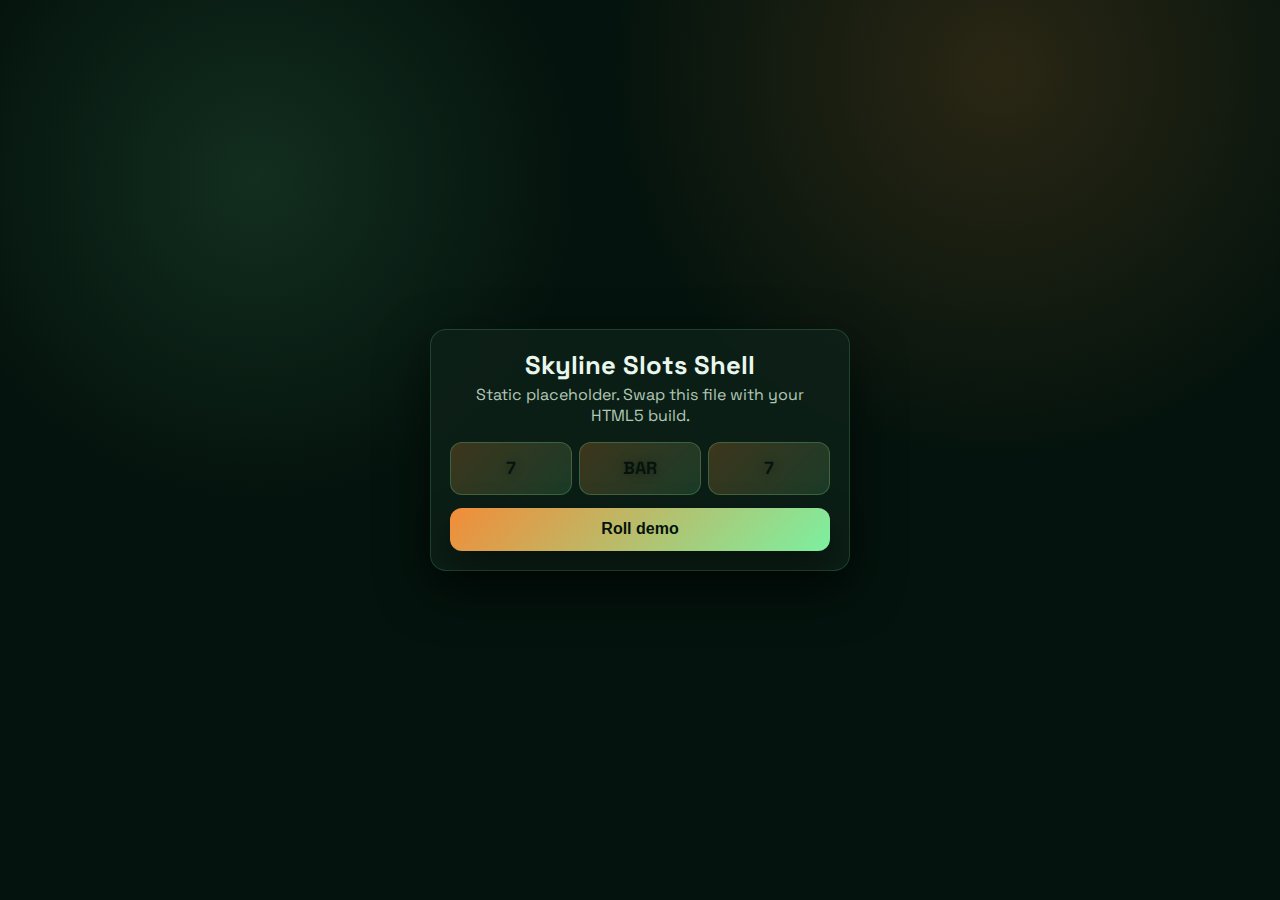
<file: games/game-1/index.html>
<!doctype html>
<html lang="en">
<head>
  <meta charset="utf-8">
  <meta name="viewport" content="width=device-width, initial-scale=1">
  <link rel="icon" type="image/x-icon" href="/favicon.ico">
  <title>Game Shell 1 — Skyline Slots</title>
  <link rel="preconnect" href="https://fonts.googleapis.com">
  <link rel="preconnect" href="https://fonts.gstatic.com" crossorigin>
  <link href="https://fonts.googleapis.com/css2?family=Space+Grotesk:wght@500;700&display=swap" rel="stylesheet">
  <style>
    :root{
      --bg: #04130d;
      --accent: #f28c38;
      --accent-2: #7cf0a0;
      --card: rgba(14,33,24,0.78);
      --text: #e9f6ed;
      --muted: #b1c8b7;
    }
    *{box-sizing:border-box}
    body{
      margin:0;
      font-family:"Space Grotesk", system-ui, sans-serif;
      min-height:100vh;
      background:radial-gradient(circle at 20% 20%, rgba(124,240,160,0.12), transparent 26%),
                 radial-gradient(circle at 78% 8%, rgba(242,140,56,0.16), transparent 30%),
                 #04130d;
      color:var(--text);
      display:flex;
      align-items:center;
      justify-content:center;
      padding:1rem;
    }
    .card{
      width:min(420px, 100%);
      background:var(--card);
      border:1px solid rgba(124,240,160,0.18);
      border-radius:16px;
      padding:1.2rem;
      box-shadow:0 18px 50px rgba(0,0,0,0.55);
      text-align:center;
    }
    h1{
      margin:0 0 0.2rem;
      font-size:1.6rem;
    }
    p{margin:0.2rem 0; color:var(--muted)}
    .reel{
      display:grid;
      grid-template-columns:repeat(3, 1fr);
      gap:0.4rem;
      margin:1rem 0 0.8rem;
    }
    .slot{
      padding:0.9rem 0.6rem;
      border-radius:12px;
      border:1px solid rgba(124,240,160,0.24);
      background:linear-gradient(135deg, rgba(242,140,56,0.22), rgba(124,240,160,0.14));
      font-weight:700;
      font-size:1.1rem;
      color:#04130d;
      text-shadow:0 1px 10px rgba(0,0,0,0.35);
    }
    button{
      background:linear-gradient(135deg, var(--accent), var(--accent-2));
      color:#04130d;
      font-weight:700;
      border:none;
      border-radius:12px;
      padding:0.8rem 1.2rem;
      cursor:pointer;
      box-shadow:0 14px 36px rgba(0,0,0,0.45);
      transition:transform .18s ease;
      width:100%;
      font-size:1rem;
    }
    button:hover{transform:translateY(-2px)}
  </style>
</head>
<body>
  <div class="card">
    <h1>Skyline Slots Shell</h1>
    <p>Static placeholder. Swap this file with your HTML5 build.</p>
    <div class="reel" id="reel">
      <div class="slot">7</div>
      <div class="slot">BAR</div>
      <div class="slot">7</div>
    </div>
    <button id="roll">Roll demo</button>
  </div>

  <script>
    const options = ["7", "BAR", "AAA", "JH", "WIN"];
    const reel = document.getElementById("reel");
    document.getElementById("roll").addEventListener("click", ()=>{
      reel.querySelectorAll(".slot").forEach(slot=>{
        const pick = options[Math.floor(Math.random()*options.length)];
        slot.textContent = pick;
      });
    });
  </script>
</body>
</html>
</file>
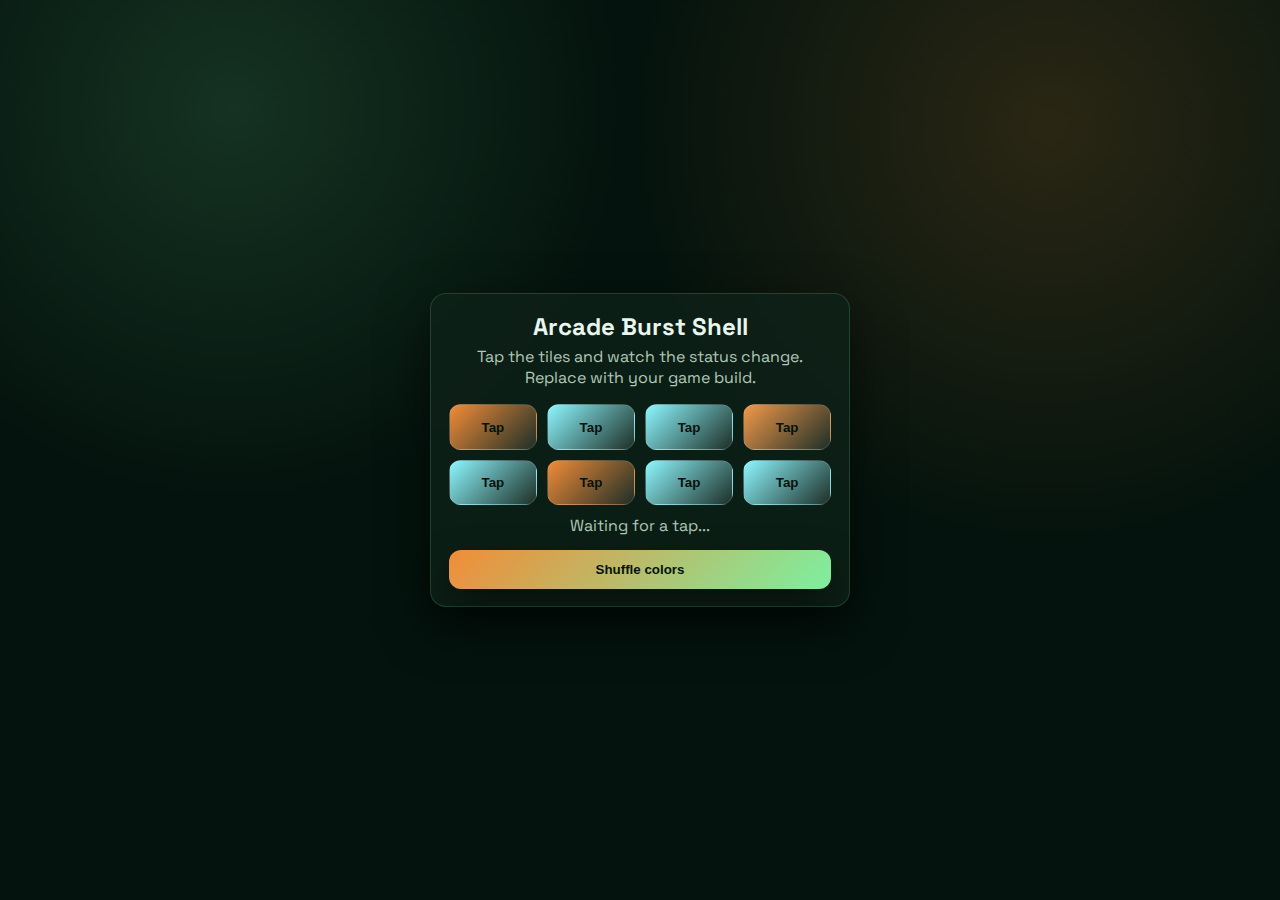
<file: games/game-2/index.html>
<!doctype html>
<html lang="en">
<head>
  <meta charset="utf-8">
  <meta name="viewport" content="width=device-width, initial-scale=1">
  <link rel="icon" type="image/x-icon" href="/favicon.ico">
  <title>Game Shell 2 — Arcade Burst</title>
  <link rel="preconnect" href="https://fonts.googleapis.com">
  <link rel="preconnect" href="https://fonts.gstatic.com" crossorigin>
  <link href="https://fonts.googleapis.com/css2?family=Space+Grotesk:wght@500;700&display=swap" rel="stylesheet">
  <style>
    :root{
      --bg:#04130d;
      --card:rgba(14,33,24,0.78);
      --accent:#f28c38;
      --accent-2:#7cf0a0;
      --text:#e9f6ed;
      --muted:#b1c8b7;
    }
    *{box-sizing:border-box}
    body{
      margin:0;
      min-height:100vh;
      font-family:"Space Grotesk", system-ui, sans-serif;
      background:radial-gradient(circle at 18% 12%, rgba(124,240,160,0.14), transparent 30%),
                 radial-gradient(circle at 82% 14%, rgba(242,140,56,0.16), transparent 32%),
                 #04130d;
      color:var(--text);
      display:flex;
      align-items:center;
      justify-content:center;
      padding:1rem;
    }
    .wrap{
      width:min(420px, 100%);
      background:var(--card);
      border:1px solid rgba(124,240,160,0.18);
      border-radius:16px;
      padding:1.1rem;
      box-shadow:0 18px 50px rgba(0,0,0,0.55);
      text-align:center;
    }
    h1{margin:0 0 0.2rem; font-size:1.5rem}
    p{margin:0.25rem 0; color:var(--muted)}
    .grid{
      display:grid;
      grid-template-columns:repeat(4, 1fr);
      gap:0.6rem;
      margin:1rem 0 0.6rem;
    }
    .tile{
      padding:0.9rem 0.6rem;
      border-radius:12px;
      border:1px solid rgba(255,255,255,0.12);
      background:linear-gradient(160deg, rgba(124,240,160,0.24), rgba(242,140,56,0.16));
      font-weight:700;
      color:#04130d;
      cursor:pointer;
      transition:transform .12s ease, box-shadow .12s ease;
    }
    .tile.active{
      box-shadow:0 0 0 2px rgba(124,240,160,0.45);
    }
    .tile:hover{transform:translateY(-2px)}
    .cta{
      margin-top:0.6rem;
      padding:0.75rem;
      border-radius:12px;
      background:linear-gradient(135deg, var(--accent), var(--accent-2));
      color:#04130d;
      font-weight:700;
      border:none;
      cursor:pointer;
      width:100%;
      box-shadow:0 14px 36px rgba(0,0,0,0.45);
      transition:transform .18s ease;
    }
    .cta:hover{transform:translateY(-2px)}
  </style>
</head>
<body>
  <div class="wrap">
    <h1>Arcade Burst Shell</h1>
    <p>Tap the tiles and watch the status change. Replace with your game build.</p>
    <div class="grid" id="tileGrid"></div>
    <p id="status">Waiting for a tap...</p>
    <button class="cta" id="shuffle">Shuffle colors</button>
  </div>

  <script>
    const colors = ["var(--accent)", "var(--accent-2)", "#8df7ff", "#f2994a"];
    const tileGrid = document.getElementById("tileGrid");
    const status = document.getElementById("status");
    const shuffleBtn = document.getElementById("shuffle");

    function buildGrid(){
      tileGrid.innerHTML = "";
      for(let i=0;i<8;i++){
        const tile = document.createElement("button");
        tile.className = "tile";
        tile.textContent = "Tap";
        tile.style.background = `linear-gradient(135deg, ${pick()}, rgba(255,255,255,0.08))`;
        tile.addEventListener("click", ()=>{
          tile.classList.toggle("active");
          tile.textContent = tile.classList.contains("active") ? "Active" : "Tap";
          status.textContent = "Tiles switched: " + document.querySelectorAll(".tile.active").length;
        });
        tileGrid.appendChild(tile);
      }
    }
    function pick(){
      return colors[Math.floor(Math.random()*colors.length)];
    }
    shuffleBtn.addEventListener("click", buildGrid);
    buildGrid();
  </script>
</body>
</html>
</file>
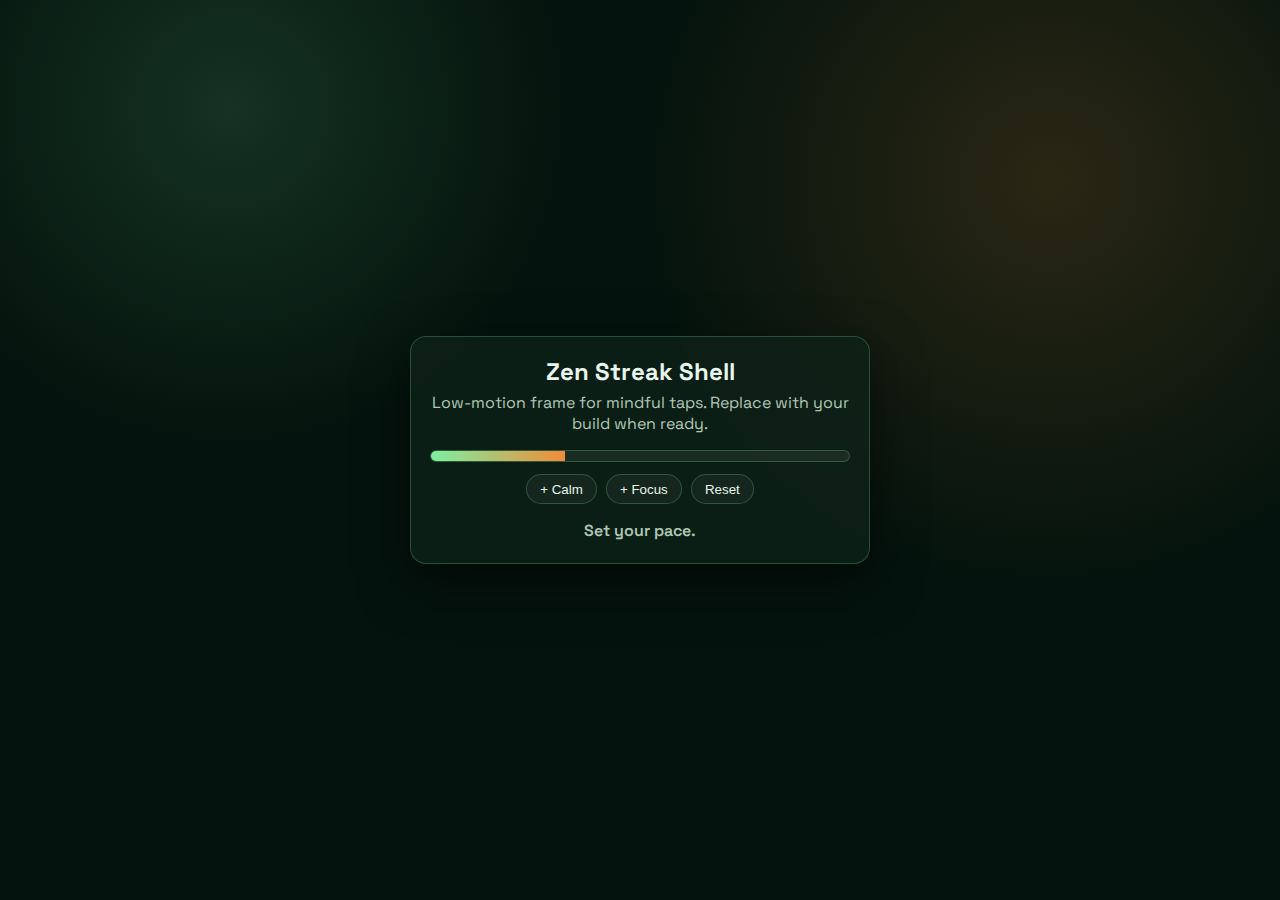
<file: games/game-3/index.html>
<!doctype html>
<html lang="en">
<head>
  <meta charset="utf-8">
  <meta name="viewport" content="width=device-width, initial-scale=1">
  <link rel="icon" type="image/x-icon" href="/favicon.ico">
  <title>Game Shell 3 — Drift Calm</title>
  <link rel="preconnect" href="https://fonts.googleapis.com">
  <link rel="preconnect" href="https://fonts.gstatic.com" crossorigin>
  <link href="https://fonts.googleapis.com/css2?family=Space+Grotesk:wght@500;700&display=swap" rel="stylesheet">
  <style>
    :root{
      --bg:#04130d;
      --card:rgba(14,33,24,0.78);
      --accent:#f28c38;
      --accent-2:#7cf0a0;
      --text:#e9f6ed;
      --muted:#b1c8b7;
      --border:rgba(124,240,160,0.24);
    }
    *{box-sizing:border-box}
    body{
      margin:0;
      min-height:100vh;
      font-family:"Space Grotesk", system-ui, sans-serif;
      background:radial-gradient(circle at 18% 12%, rgba(124,240,160,0.14), transparent 26%),
                 radial-gradient(circle at 82% 20%, rgba(242,140,56,0.16), transparent 32%),
                 #04130d;
      color:var(--text);
      display:flex;
      align-items:center;
      justify-content:center;
      padding:1rem;
    }
    .shell{
      width:min(460px, 100%);
      background:var(--card);
      border:1px solid var(--border);
      border-radius:16px;
      padding:1.2rem;
      box-shadow:0 18px 50px rgba(0,0,0,0.55);
      text-align:center;
    }
    h1{margin:0 0 0.2rem; font-size:1.5rem}
    p{margin:0.3rem 0; color:var(--muted)}
    .meter{
      margin:1rem 0 0.4rem;
      height:12px;
      border-radius:999px;
      background:rgba(255,255,255,0.06);
      overflow:hidden;
      border:1px solid var(--border);
    }
    .fill{
      height:100%;
      width:32%;
      background:linear-gradient(90deg, var(--accent-2), var(--accent));
      transition:width .25s ease;
    }
    .chips{
      display:flex;
      justify-content:center;
      gap:0.6rem;
      margin:0.8rem 0 1rem;
    }
    .chip{
      padding:0.4rem 0.8rem;
      border-radius:999px;
      border:1px solid var(--border);
      background:rgba(255,255,255,0.04);
      color:var(--text);
      cursor:pointer;
      transition:transform .16s ease, border-color .16s ease;
    }
    .chip:hover{transform:translateY(-2px); border-color:var(--accent-2)}
    .log{
      min-height:24px;
      color:var(--muted);
      font-weight:600;
    }
  </style>
</head>
<body>
  <div class="shell">
    <h1>Zen Streak Shell</h1>
    <p>Low-motion frame for mindful taps. Replace with your build when ready.</p>
    <div class="meter"><div class="fill" id="fill"></div></div>
    <div class="chips">
      <button class="chip" data-boost="15">+ Calm</button>
      <button class="chip" data-boost="22">+ Focus</button>
      <button class="chip" data-boost="-18">Reset</button>
    </div>
    <div class="log" id="log">Set your pace.</div>
  </div>

  <script>
    const fill = document.getElementById("fill");
    const log = document.getElementById("log");
    document.querySelectorAll(".chip").forEach(chip => {
      chip.addEventListener("click", () => {
        const change = Number(chip.dataset.boost);
        const current = parseInt(fill.style.width, 10) || 32;
        const next = Math.min(100, Math.max(8, current + change));
        fill.style.width = next + "%";
        log.textContent = change < 0 ? "Reset to a calm state." : "Boost applied. Keep it light.";
      });
    });
  </script>
</body>
</html>
</file>
